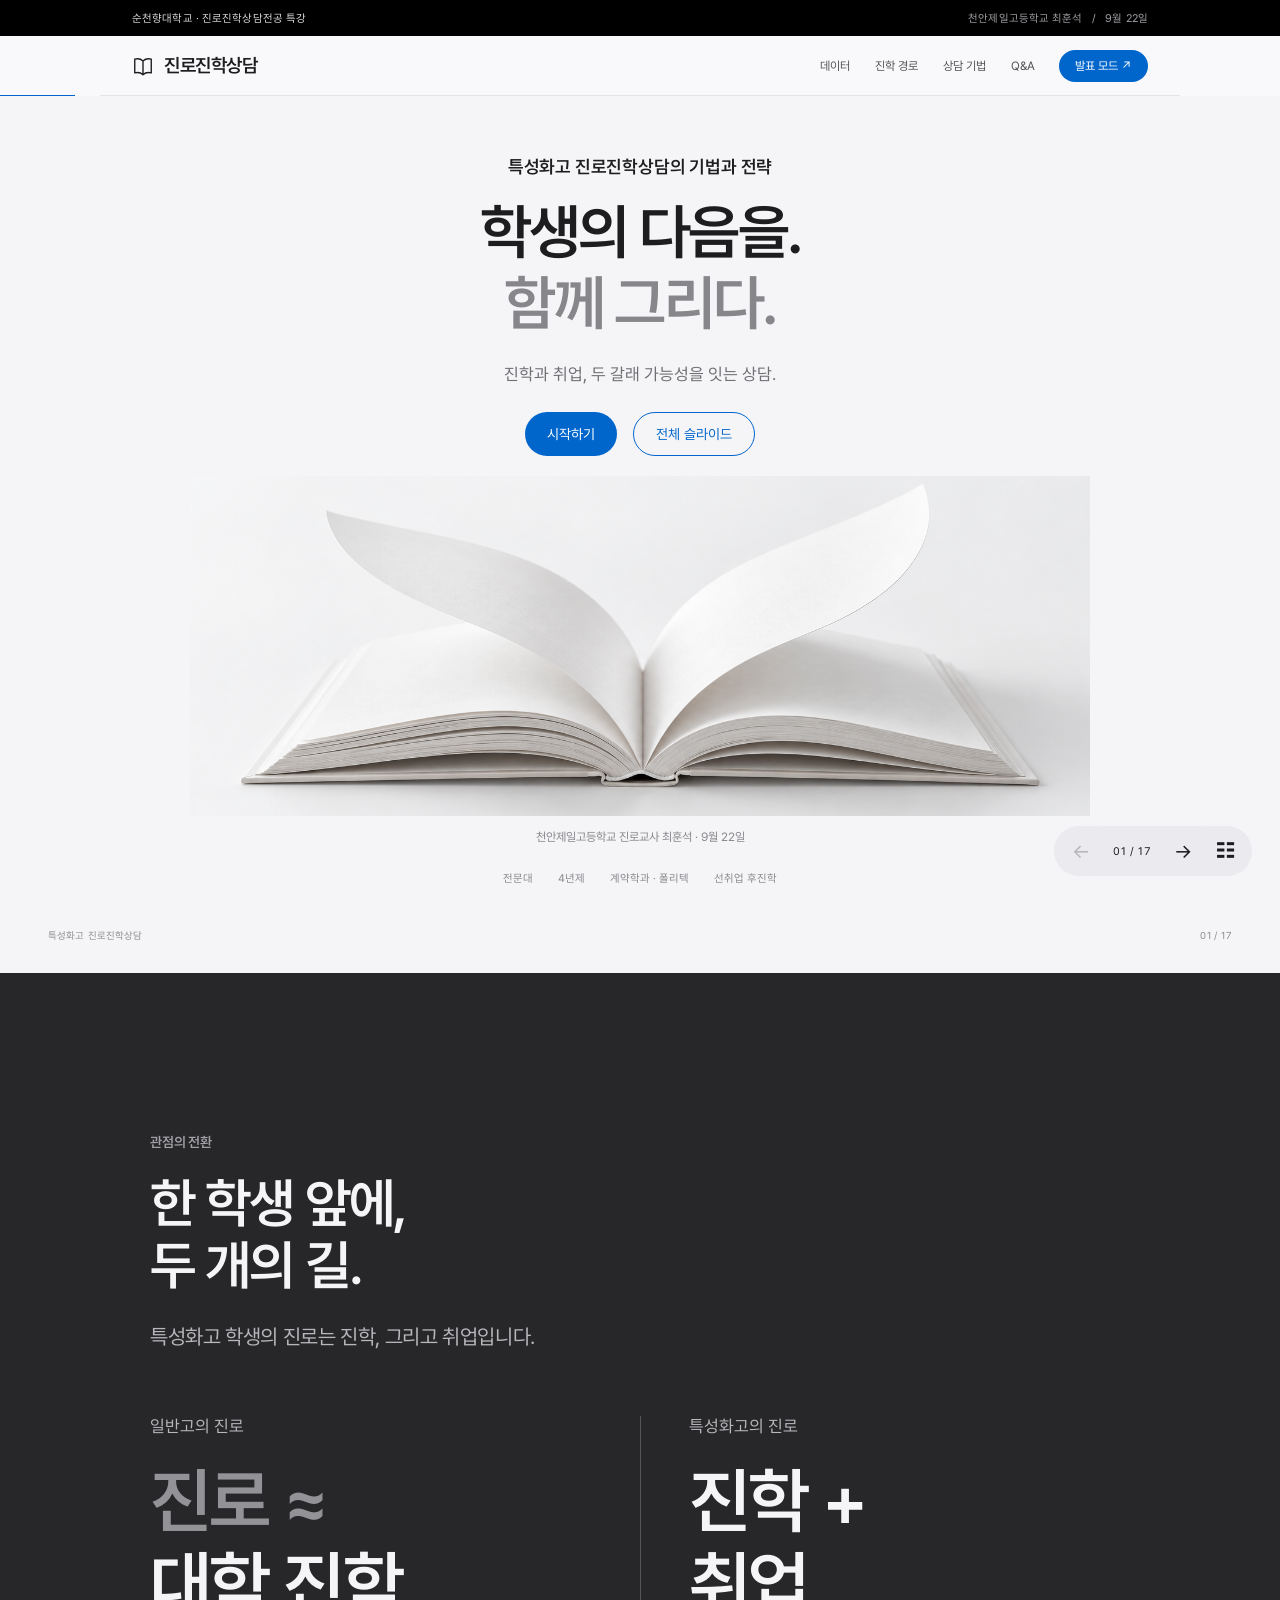
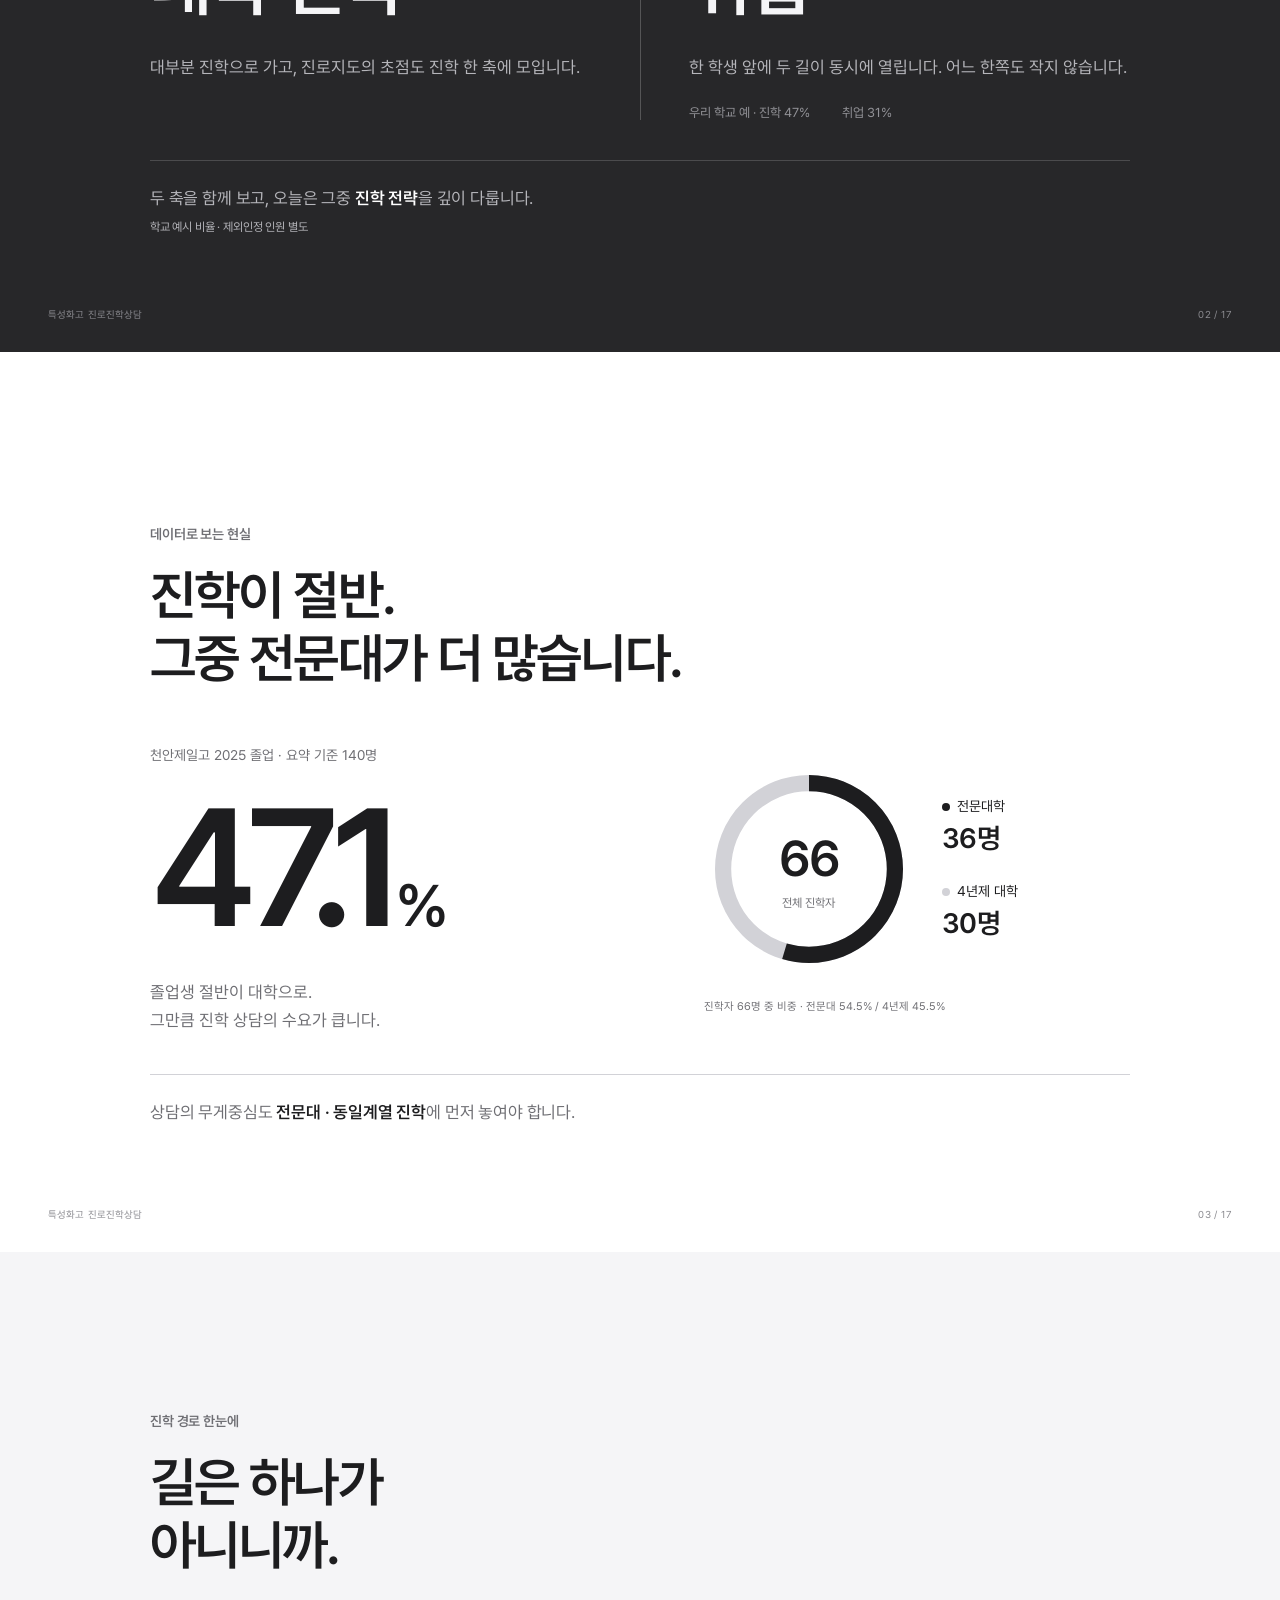
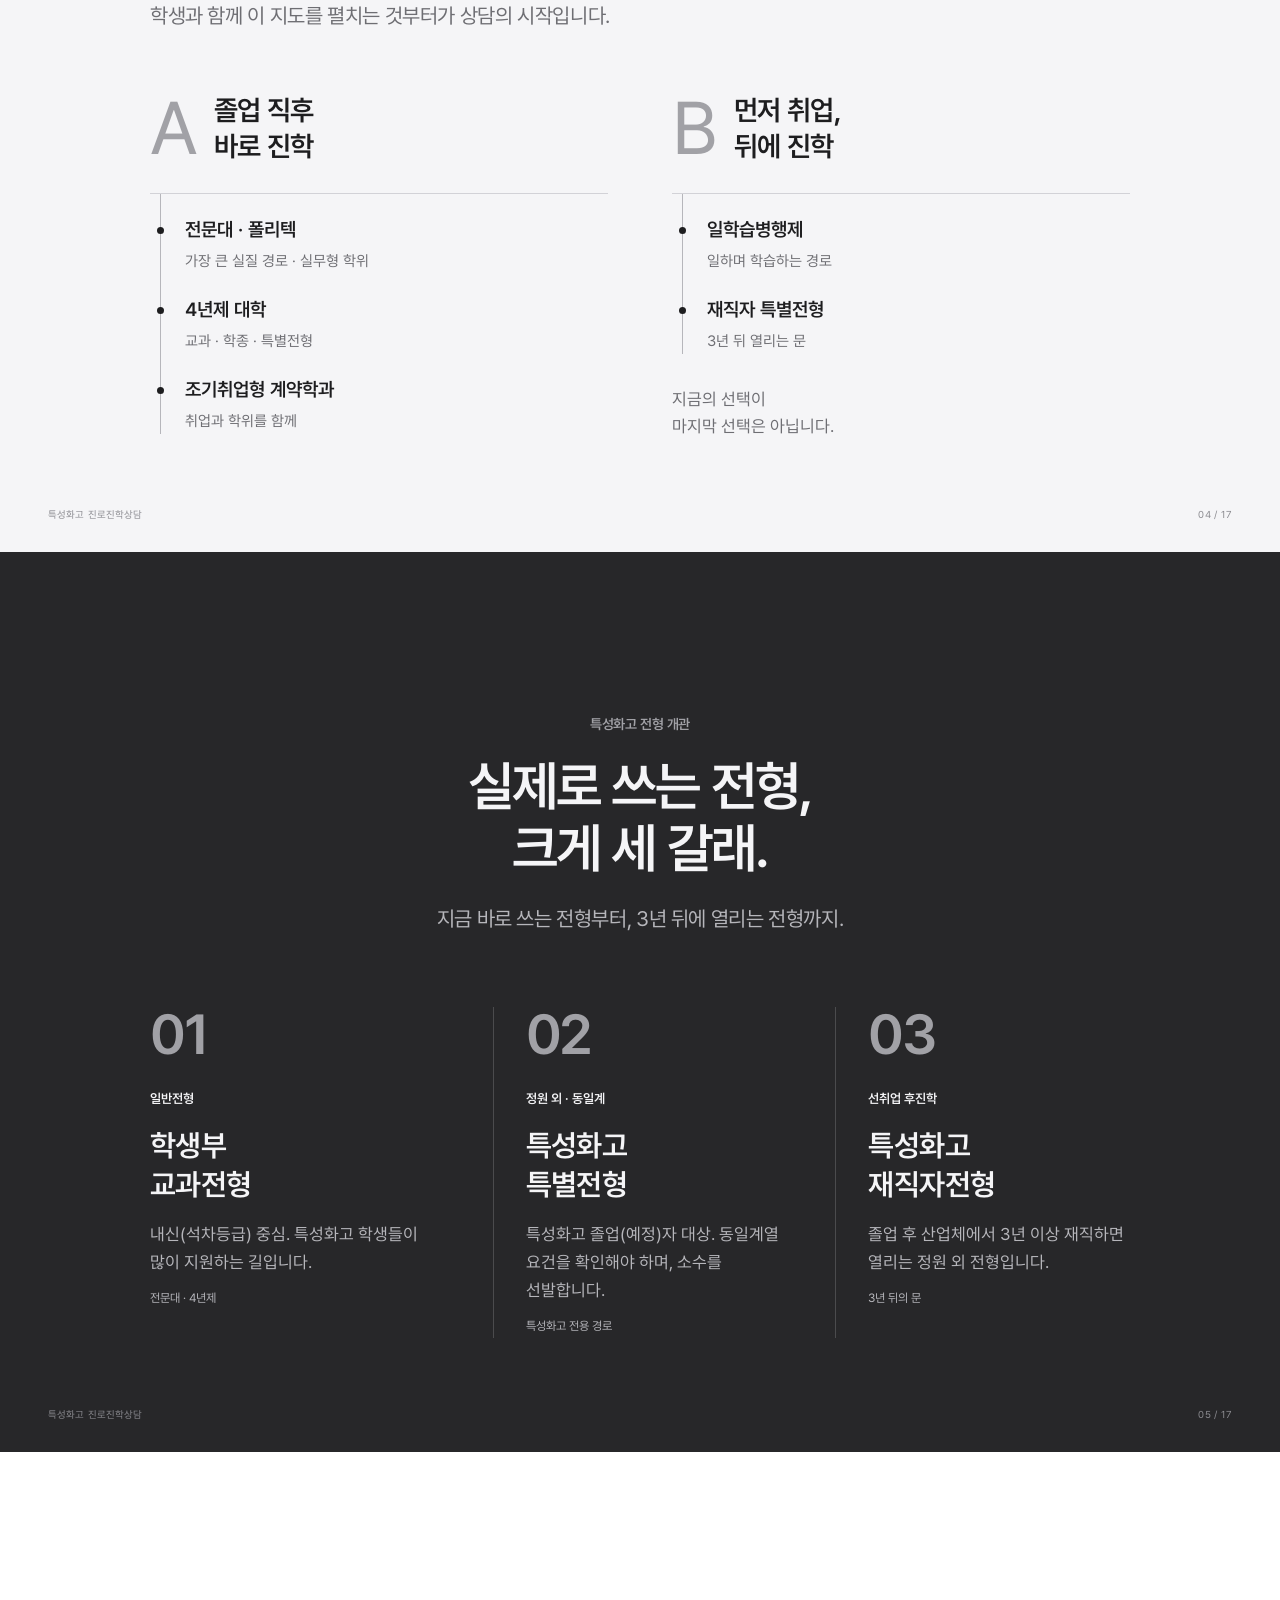
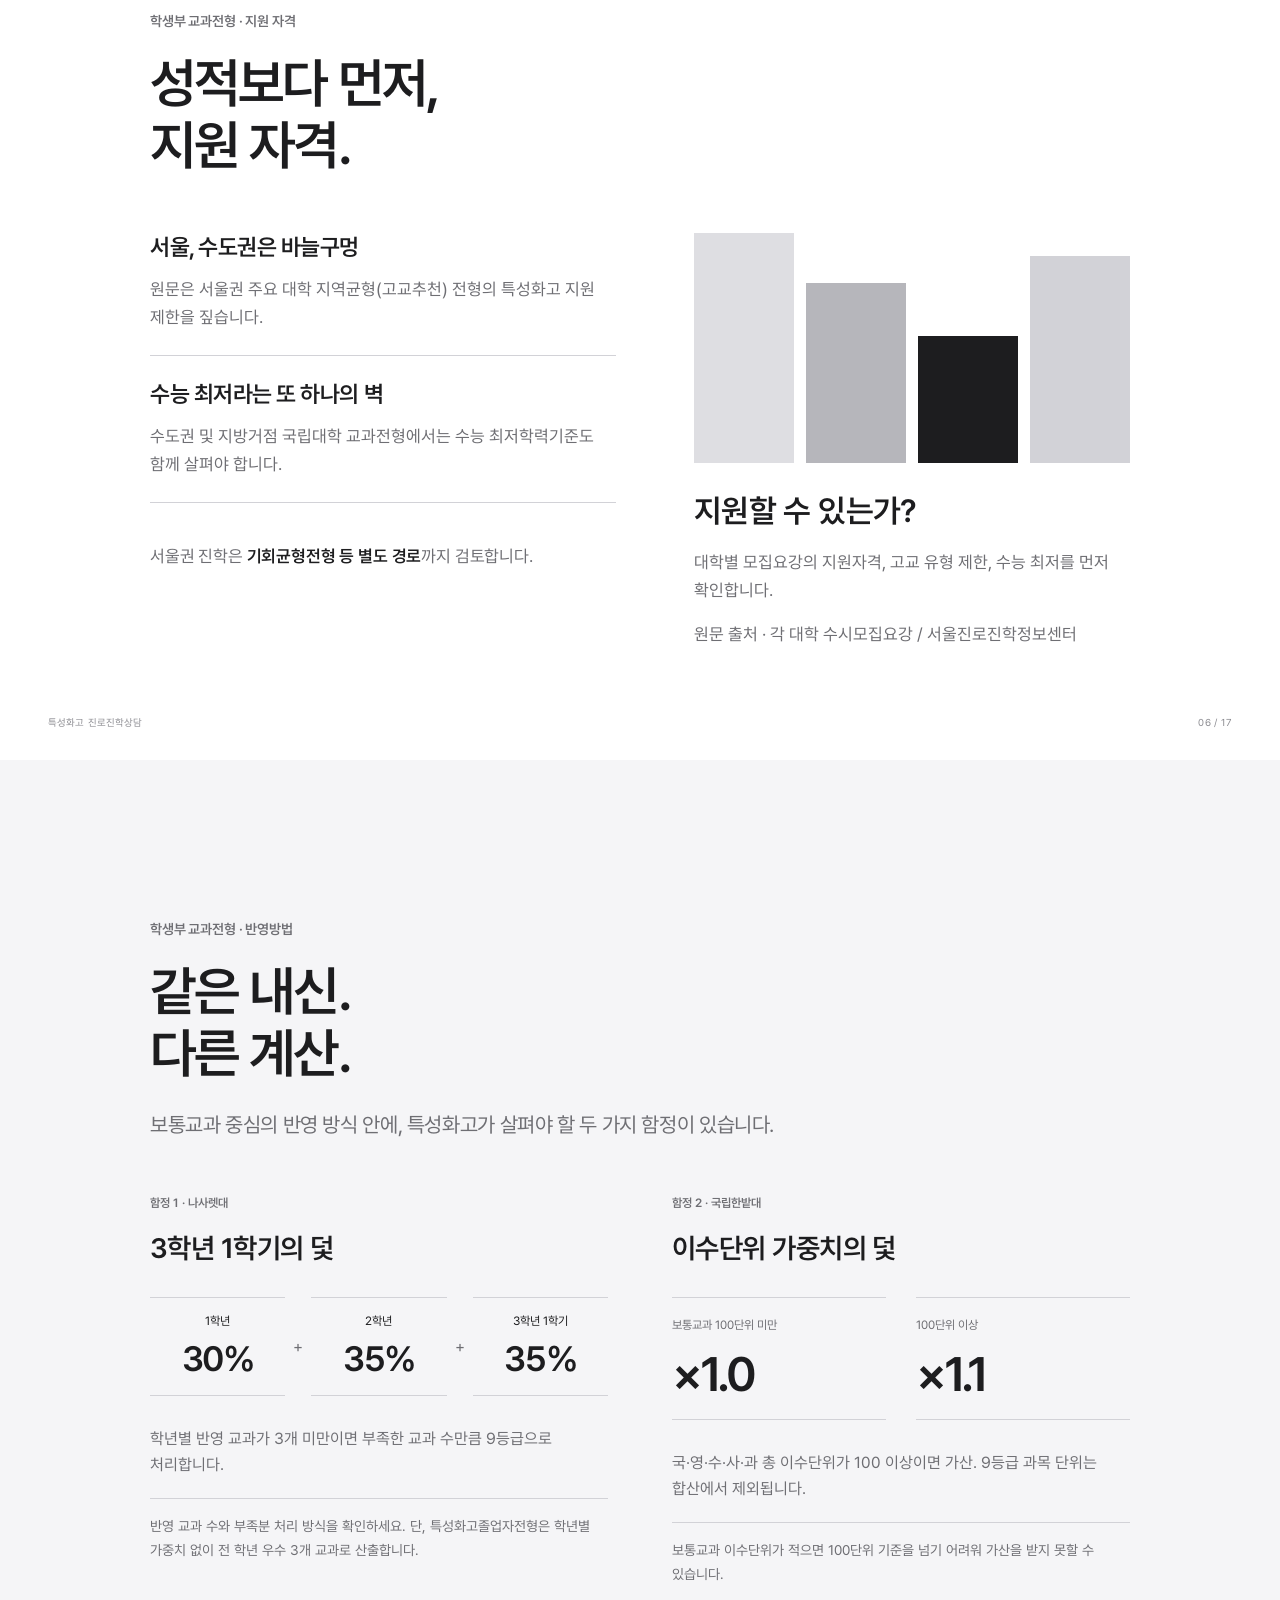
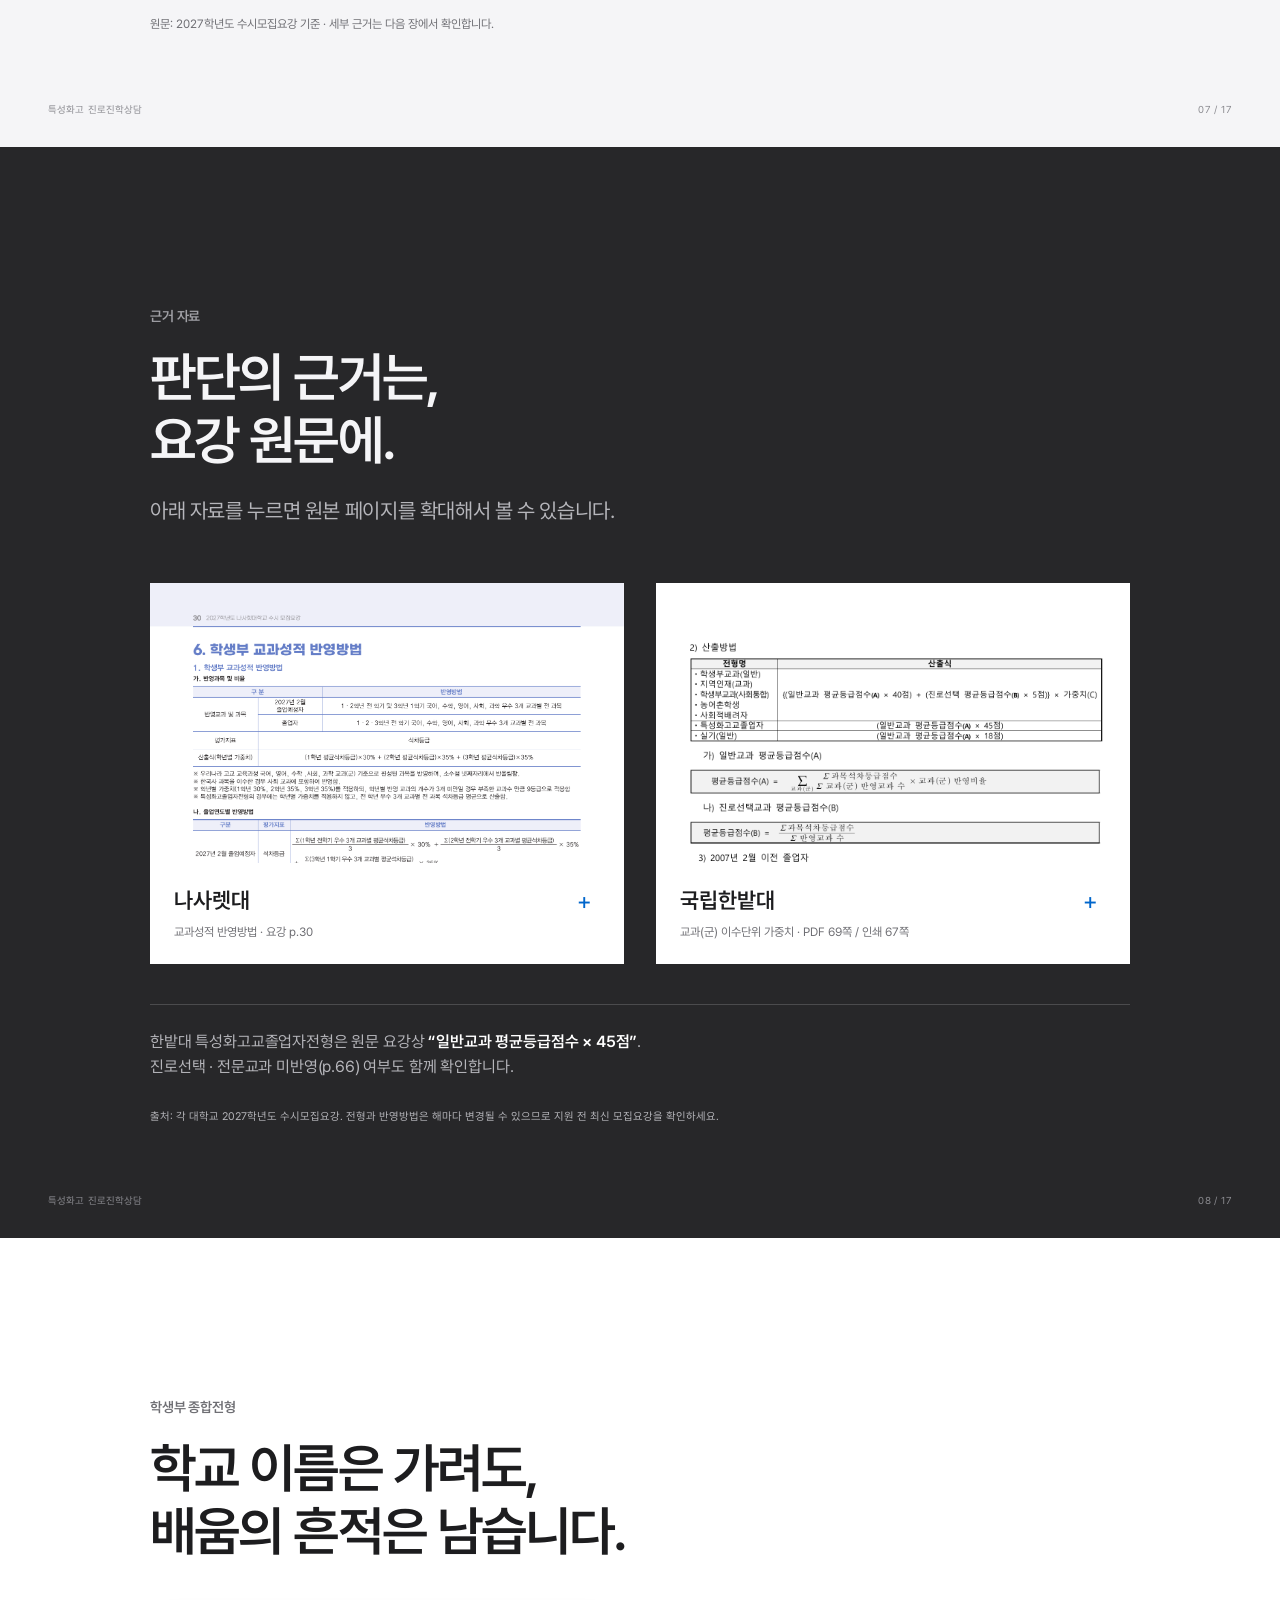
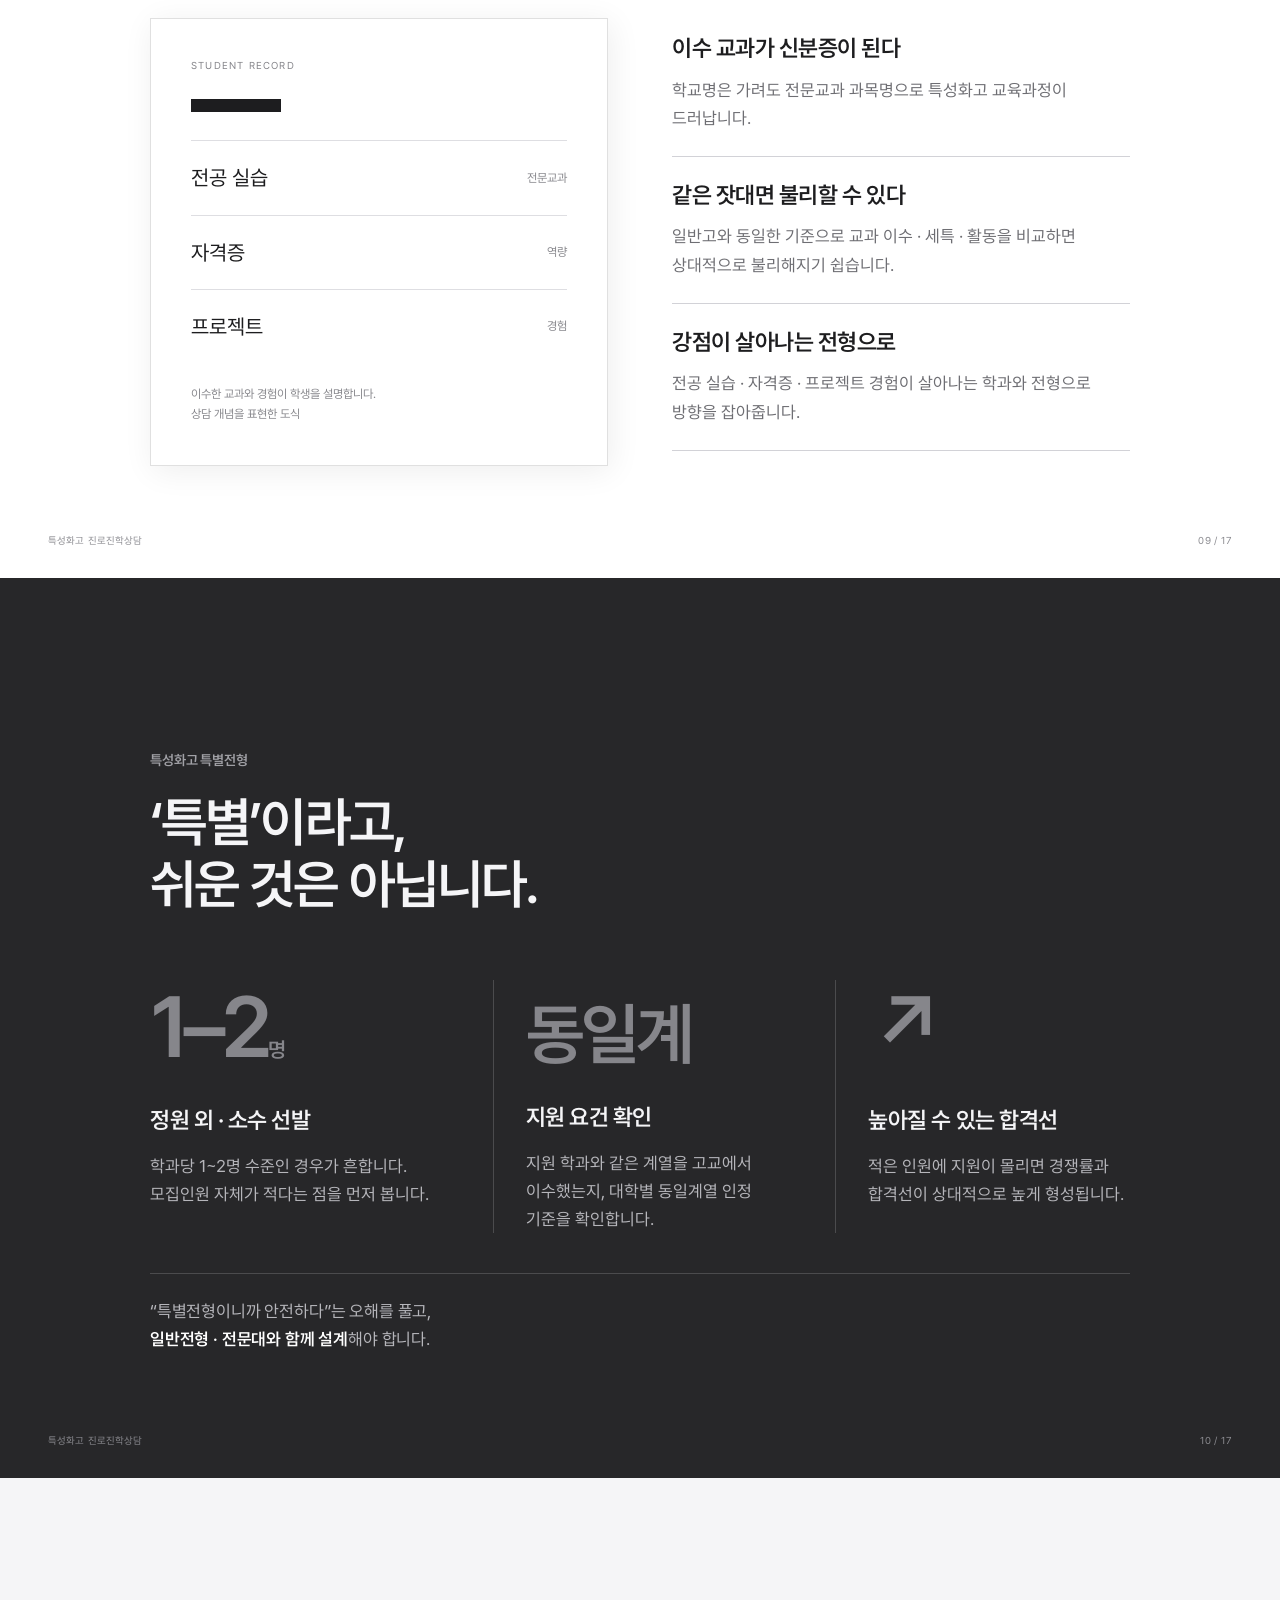
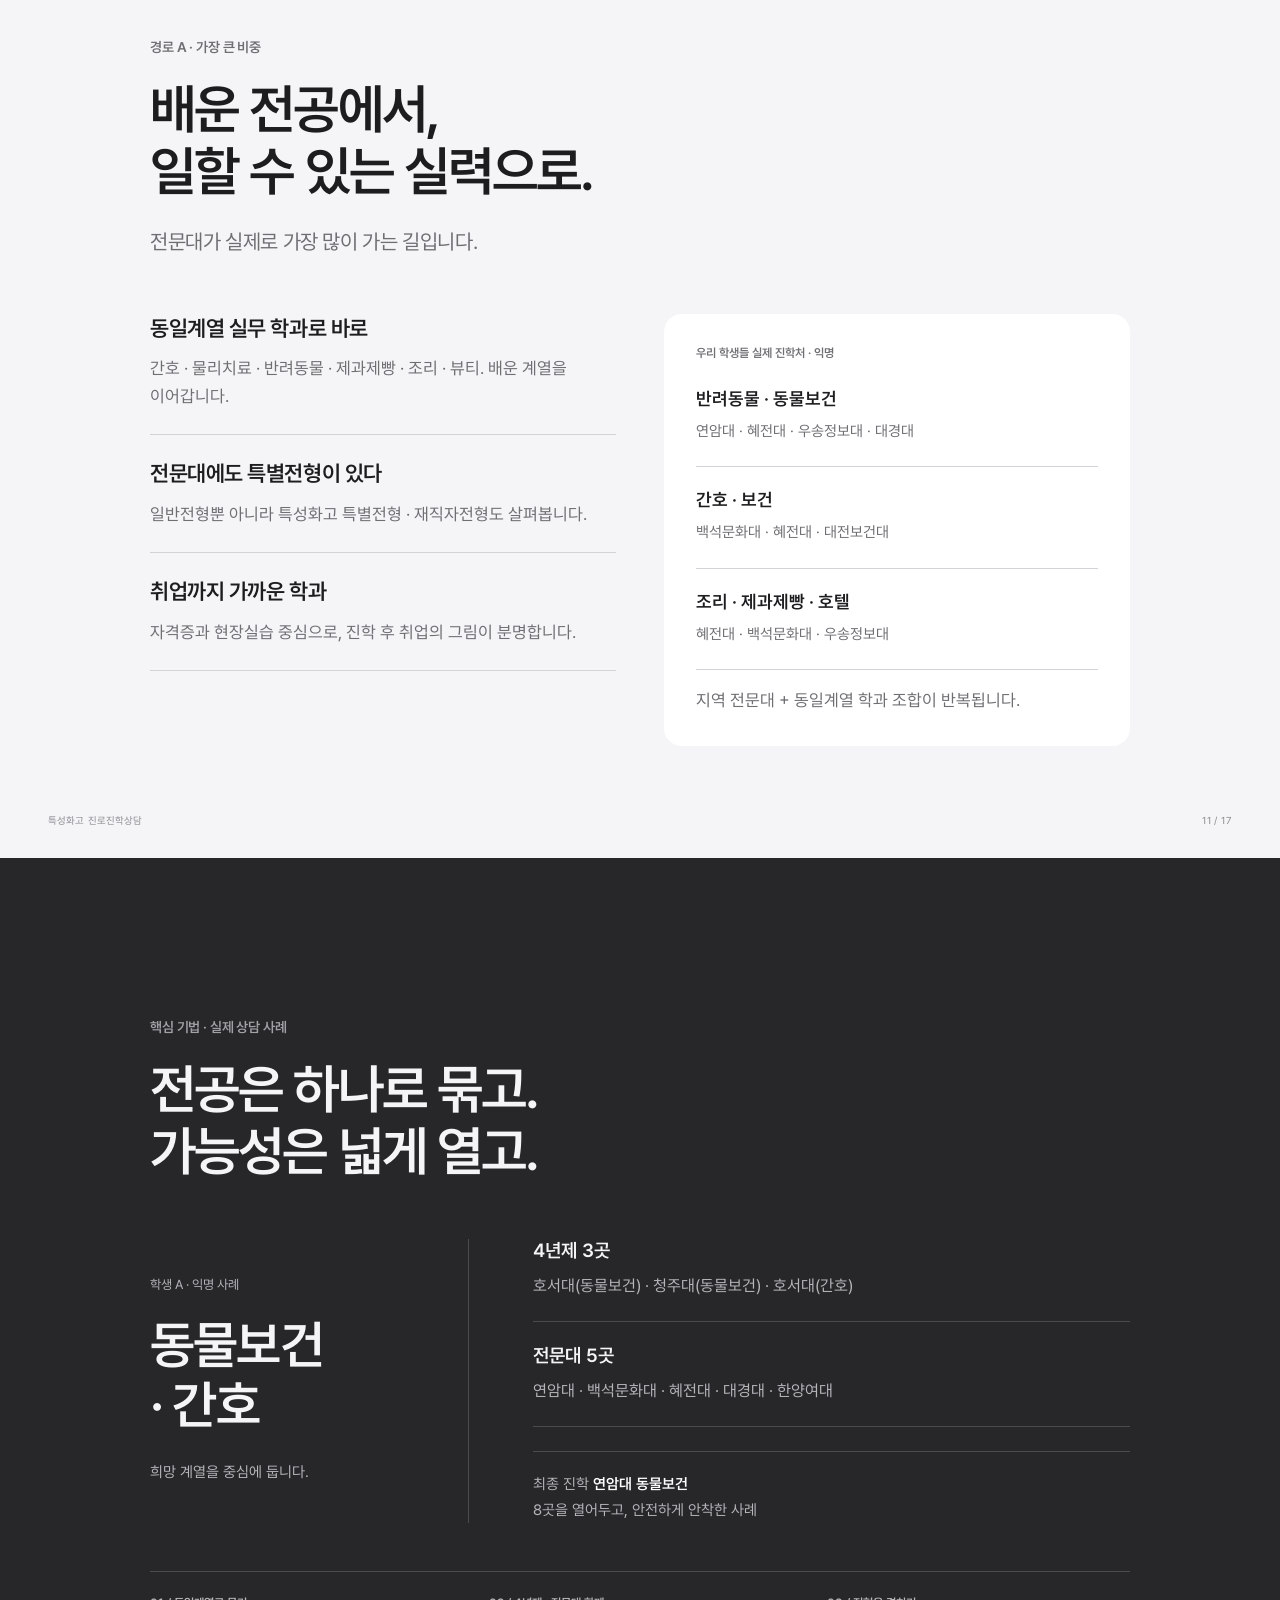
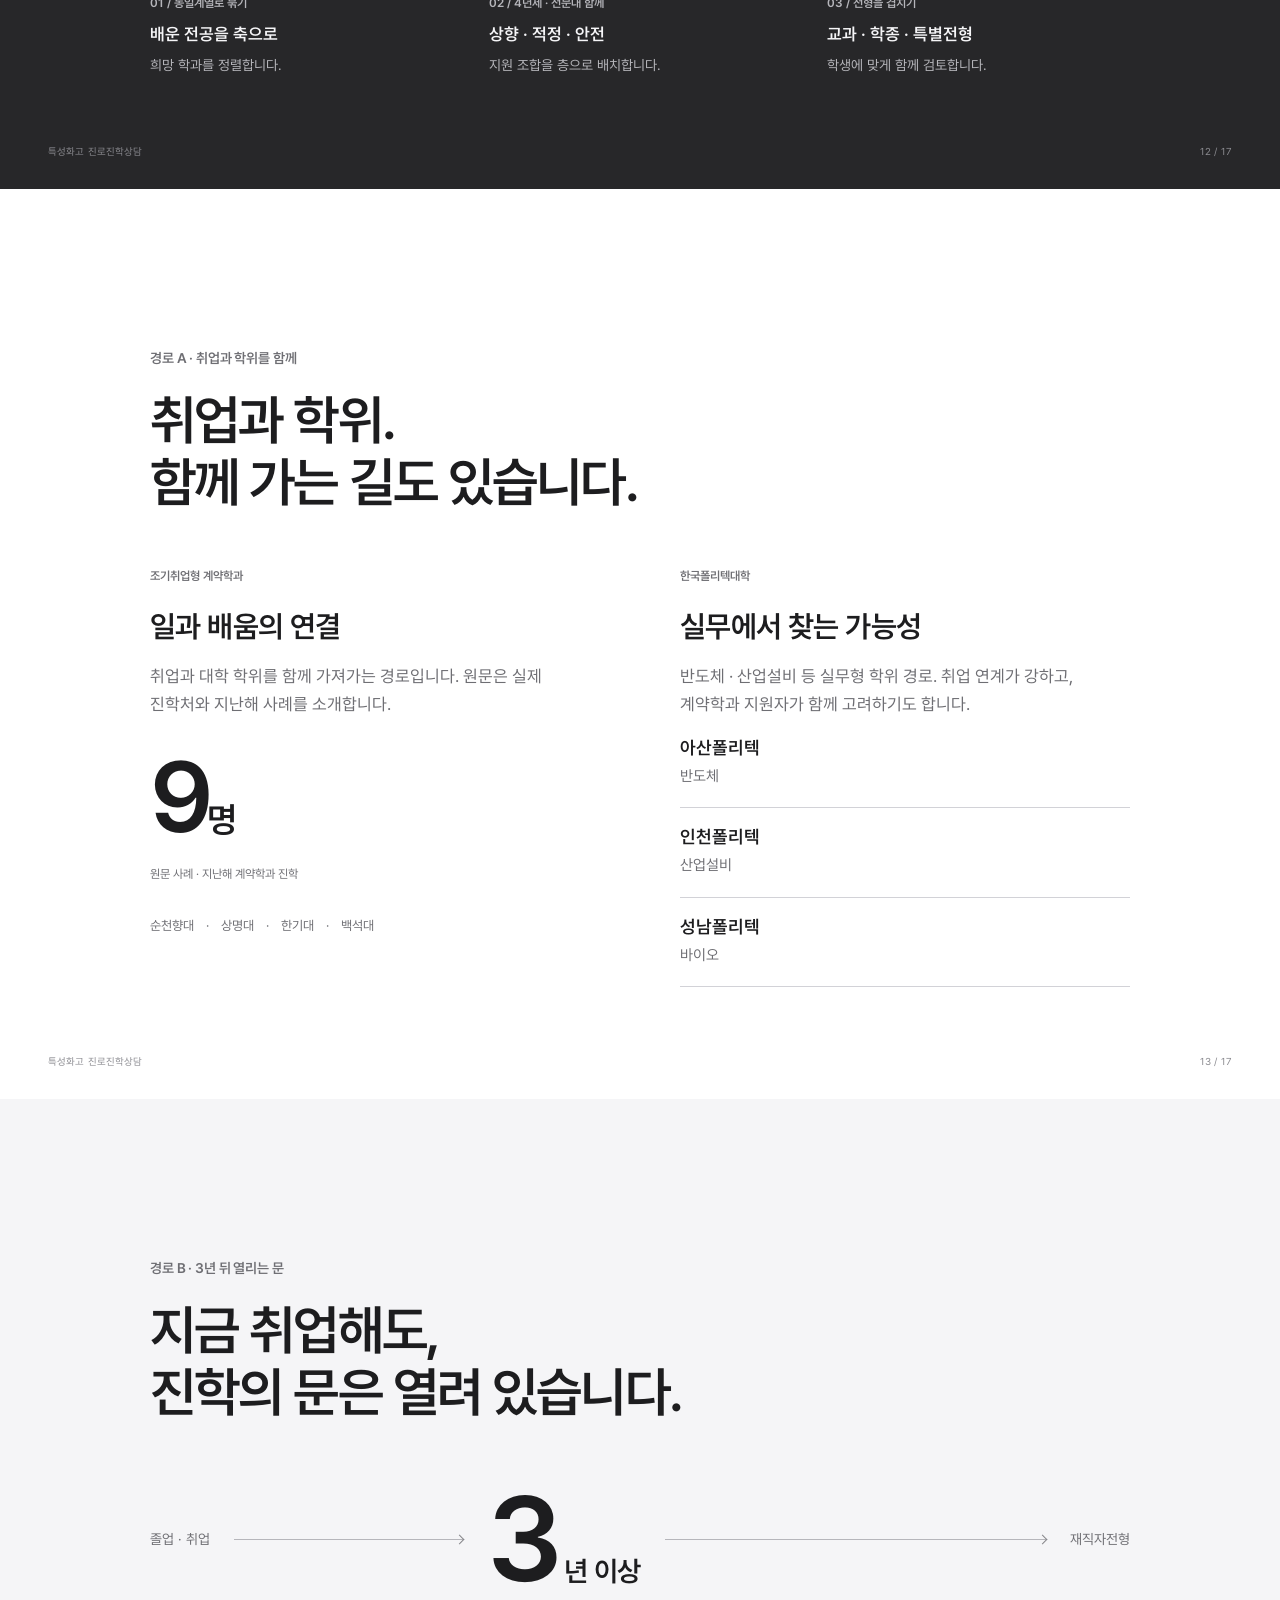
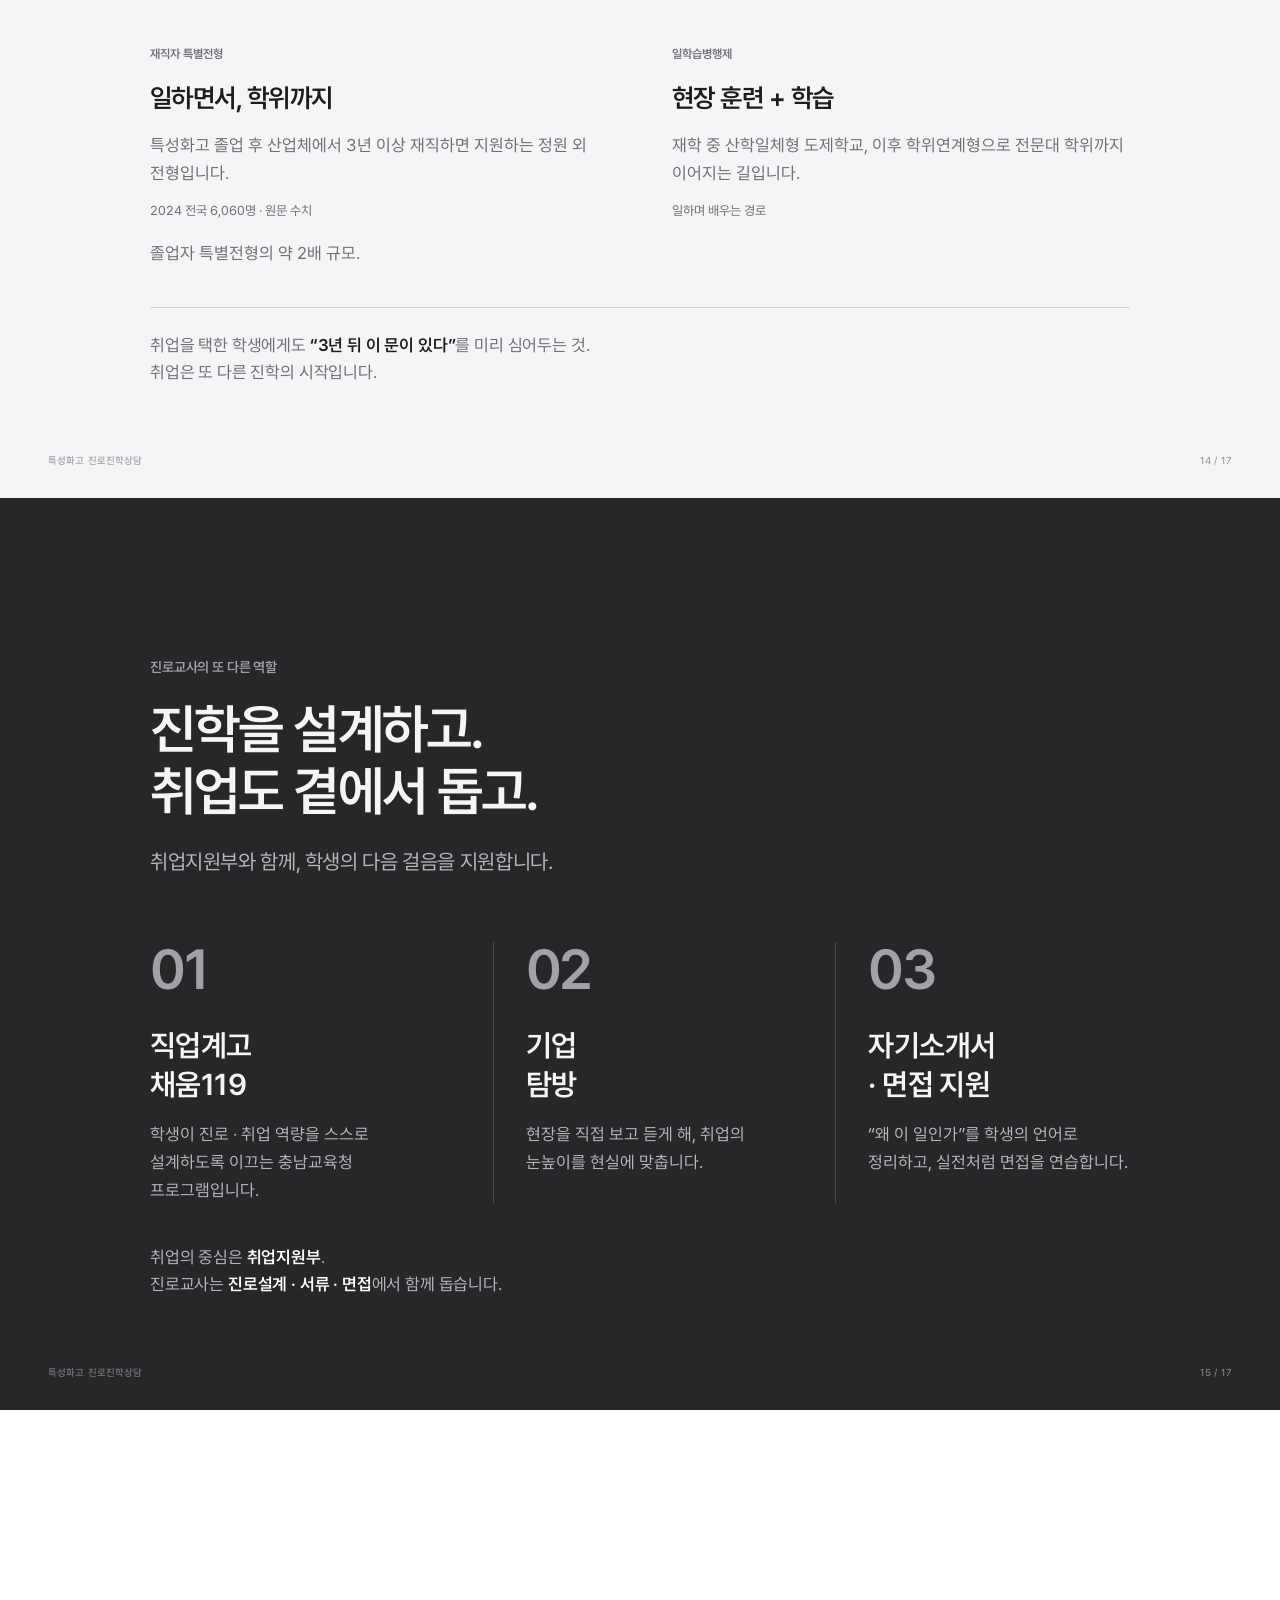
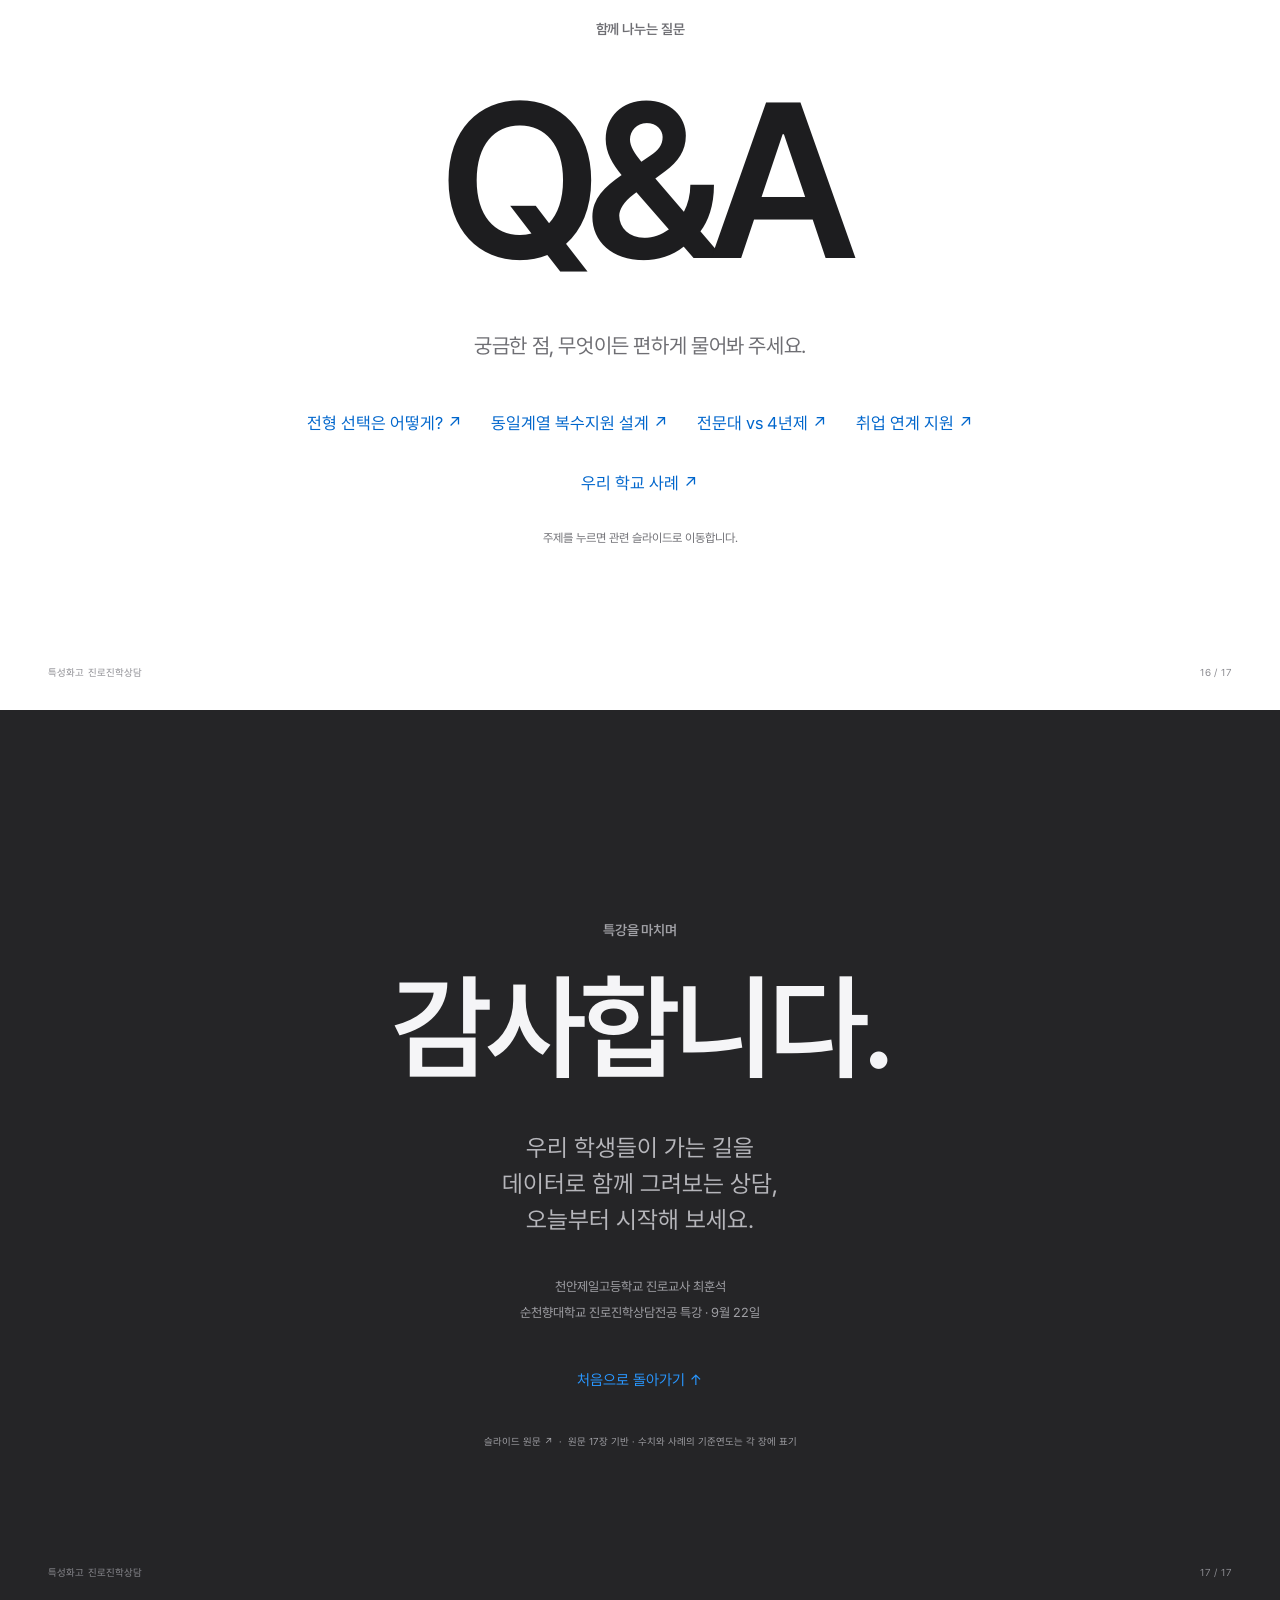
<file: index.html>
<!doctype html>
<html lang="ko">
<head>
<meta charset="utf-8"><meta name="viewport" content="width=device-width,initial-scale=1">
<title>가능성의 다음 페이지 | 특성화고 진로진학상담</title>
<meta name="description" content="특성화고 진로진학상담의 기법과 전략. 천안제일고등학교 진로교사 최훈석의 17장 인터랙티브 특강.">
<link rel="icon" href="data:image/svg+xml,%3Csvg xmlns='http://www.w3.org/2000/svg' viewBox='0 0 64 64'%3E%3Crect width='64' height='64' rx='17' fill='%230075ff'/%3E%3Cpath d='M18 45V21h12c12 0 18 12 18 24M30 21v24' stroke='white' fill='none' stroke-width='5'/%3E%3C/svg%3E">
<style>
@font-face{font-family:Lecture;src:url('assets/Pretendard-Regular.otf') format('opentype');font-weight:300 400;font-display:swap}
@font-face{font-family:Lecture;src:url('assets/Pretendard-SemiBold.otf') format('opentype');font-weight:500 900;font-display:swap}
:root{--ink:#1d1d1f;--muted:#6e6e73;--paper:#f5f5f7;--blue:#0066cc;--line:#d2d2d7;--ease:cubic-bezier(.16,1,.3,1);--ease-out-quad:cubic-bezier(.25,.46,.45,.94)}
*{box-sizing:border-box}html{scroll-behavior:smooth;scroll-padding-top:96px}body{margin:0;color:var(--ink);background:white;font-family:Lecture,-apple-system,BlinkMacSystemFont,sans-serif;font-synthesis:none;word-break:keep-all;-webkit-font-smoothing:antialiased}h1,h2,h3,p{margin:0}h1,h2,h3{font-weight:600}h1,h2{letter-spacing:-.035em;line-height:1.16}h2{font-size:clamp(36px,4.2vw,56px)}h3{font-size:24px;line-height:1.3;letter-spacing:-.02em}p{line-height:1.65}strong,b{font-weight:600}a{color:inherit;text-decoration:none}button{font:inherit;cursor:pointer;border:0}a,button{touch-action:manipulation;-webkit-tap-highlight-color:transparent}button:active,.pill:active{transform:scale(.95)}button:focus-visible,a:focus-visible{outline:2px solid #0071e3;outline-offset:5px}::selection{background:#cde7ff;color:#1d1d1f}small{font-size:12px}.dim{color:var(--muted)}.accent{color:inherit}.gradient-text{color:inherit;background:none}.skip{position:fixed;top:-80px;left:20px;background:white;padding:16px;z-index:110}.skip:focus{top:12px}
.global-nav{height:36px;background:#000;color:#dedee1;font-size:11px;letter-spacing:.01em}.global-inner{height:100%;max-width:1080px;padding:0 32px;margin:auto;display:flex;align-items:center;justify-content:space-between}.global-inner span:last-child{color:#a1a1a6}.topbar{height:96px;position:fixed;inset:0 0 auto;z-index:50;background:rgba(250,250,252,.86);backdrop-filter:saturate(180%) blur(20px)}.nav{height:60px;max-width:1080px;margin:auto;padding:0 32px;display:flex;gap:24px;align-items:center;border-bottom:1px solid #00000014}.brand{font-size:19px;font-weight:600;letter-spacing:-.025em;display:flex;align-items:center;gap:10px}.mark{width:22px;height:22px;display:block}.mark svg{display:block;width:100%;height:100%}.navlinks{margin-left:auto;display:flex;gap:25px;font-size:12px;color:#515154}.pill{display:inline-flex;align-items:center;justify-content:center;padding:11px 22px;min-height:44px;border-radius:9999px;background:var(--blue);color:white;font-size:14px;font-weight:400;transition:transform .2s}.nav>.pill{min-height:32px;padding:7px 16px;font-size:12px}.ghost{background:none;color:var(--blue);padding:10px 0;font-size:14px;min-height:44px}.secondary-pill{background:none;color:var(--blue);border:1px solid var(--blue)}.topline{height:1px;position:absolute;bottom:0;left:0;background:var(--blue);transition:width .2s}
.slide{min-height:100svh;padding:160px 48px 112px;position:relative;overflow:hidden;display:flex;align-items:center;background:var(--paper);scroll-margin-top:0}.wrap{position:relative;z-index:2;width:100%;max-width:980px;margin:auto}.white{background:#fff}.dark{background:#272729;color:#f5f5f7;--muted:#b6b6bb;--line:#ffffff2b}.dark .eyebrow{color:#a1a1a6}.bluewash{background:#f5f5f7}.center{text-align:center}.eyebrow{font-size:14px;font-weight:600;line-height:1.4;letter-spacing:-.01em;color:var(--muted);margin-bottom:20px}.eyebrow:before{display:none}.subtitle{font-size:21px;font-weight:400;color:var(--muted);max-width:780px;line-height:1.5;letter-spacing:-.018em;margin-top:24px}.center .subtitle{margin-left:auto;margin-right:auto}.slide-no{position:absolute;bottom:32px;left:48px;right:48px;display:flex;justify-content:space-between;color:#8b8b90;font-size:10px;letter-spacing:.04em}.slide-no span:first-child{letter-spacing:.01em}.grid{display:grid;gap:48px;margin-top:56px}.two{grid-template-columns:1fr 1fr}.three{grid-template-columns:repeat(3,minmax(0,1fr))}.card{padding:0;border:0;border-radius:0;background:none!important;box-shadow:none}.card p{margin-top:16px;color:var(--muted);font-size:17px;line-height:1.65}.tag{display:block;font-size:12px;font-weight:600;color:var(--muted);margin-bottom:20px}.card h3{font-size:26px;line-height:1.3}.three>.card+.card{border-left:1px solid var(--line);padding-left:32px}.callout{font-size:17px;line-height:1.6;margin-top:40px;padding:24px 0 0;color:var(--muted);border-top:1px solid var(--line);letter-spacing:-.01em}.callout strong{color:var(--ink)}.dark .callout strong{color:white}.chip{display:inline-block;margin:12px 12px 0 0;padding:0;color:var(--muted);font-size:13px;line-height:1.8;border:0;border-radius:0}.chip+.chip:before{content:'·';margin-right:12px}.serial{font-size:56px;font-weight:600;line-height:1;letter-spacing:-.04em;margin-bottom:28px;color:var(--ink)}.dark .serial{color:white}.list-line{padding:24px 0;border-bottom:1px solid var(--line)}.list-line:first-child{padding-top:0}.list-line h3{font-size:23px;margin-bottom:12px}.list-line p{font-size:17px;color:var(--muted)}.evidence-note{font-size:12px;line-height:1.65;color:var(--muted);margin-top:28px}.number{font-size:clamp(96px,13vw,168px);font-weight:600;letter-spacing:-.065em;line-height:1}.number span{font-size:.35em;letter-spacing:-.025em}.reveal{opacity:1;transform:none}.motion .reveal{opacity:0;transform:translateY(30px);transition:opacity .7s var(--ease-out-quad),transform .7s var(--ease-out-quad)}.motion .in-view .reveal{opacity:1;transform:none}.reveal:nth-child(2){transition-delay:.15s}.reveal:nth-child(3){transition-delay:.3s}
.hero{background:#f5f5f7;color:var(--ink);min-height:100svh;padding:154px 40px 88px}.hero .wrap{max-width:1200px;text-align:center}.hero .eyebrow{color:var(--ink);font-size:18px;margin-bottom:18px}.hero h1{font-size:clamp(36px,4.7vw,64px);line-height:1.18;font-weight:600;letter-spacing:-.045em}.hero h1 span{color:#86868b}.hero .hero-label{font-size:17px;color:#6e6e73;margin:22px auto 0;line-height:1.6}.hero .actions{display:flex;justify-content:center;gap:16px;margin-top:24px;align-items:center}.hero-image{display:block;width:min(900px,100%);height:340px;object-fit:contain;margin:20px auto 0;mix-blend-mode:multiply}.hero-credit{font-size:12px;color:#86868b;margin-top:12px;line-height:1.6}.hero-bottom{display:flex;justify-content:center;gap:25px;margin-top:24px;font-size:11px;color:#86868b}.halo,.scroll-cue{display:none}.hero:before,.hero:after,.thanks:before{display:none}
.duality{display:grid;grid-template-columns:1fr 1fr;gap:0;margin-top:64px}.duality>div{padding:0 48px 0 0}.duality>div+div{border-left:1px solid #ffffff36;padding:0 0 0 48px}.duality .context{font-size:17px;color:#b6b6bb;margin-bottom:24px}.duality .words{font-size:clamp(38px,5.6vw,74px);line-height:1.15;font-weight:600;letter-spacing:-.035em}.duality .words span{display:block;color:#929297}.duality p{font-size:17px;color:#b6b6bb;line-height:1.65;margin-top:28px}.dual-label{display:flex;gap:32px;font-size:13px;color:#929297;margin-top:24px}
.stats-grid{grid-template-columns:1.15fr 1fr;align-items:center;gap:64px}.stat-main>span{font-size:14px}.stat-main .number{margin:20px 0 28px}.stat-main p{font-size:17px;color:var(--muted)}.stat-chart{display:flex;align-items:center;gap:28px}.donut{width:210px;flex:0 0 210px;height:210px;position:relative}.donut svg{width:100%;height:100%;transform:rotate(-90deg)}.donut .track{stroke:#d2d2d7}.donut .arc{stroke:#1d1d1f;stroke-dasharray:308.4 565.5;transition:stroke-dasharray 2.3s var(--ease)}.motion .slide:not(.in-view) .arc{stroke-dasharray:0 565.5}.donut-label{position:absolute;inset:0;display:flex;flex-direction:column;align-items:center;justify-content:center}.donut-label strong{font-size:50px;letter-spacing:-.04em}.donut-label span{font-size:12px;color:var(--muted);margin-top:8px}.stat-legend{flex:1}.legend-row{margin:28px 0;font-size:14px;white-space:nowrap}.legend-row strong{display:block;font-size:28px;letter-spacing:-.02em;margin-top:7px}.legend-row i{display:inline-block;width:8px;height:8px;border-radius:50%;background:#1d1d1f;margin-right:7px}.legend-row.muted i{background:#d2d2d7}.stat-foot{font-size:11px;line-height:1.6;color:var(--muted);margin-top:24px}
.route-map{display:grid;grid-template-columns:1fr 1fr;margin-top:60px;gap:64px}.route-column{position:relative}.route-head{display:flex;align-items:center;gap:20px;border-bottom:1px solid var(--line);padding-bottom:28px}.route-letter{font-size:74px;letter-spacing:-.06em;line-height:1;color:#a1a1a6}.route-head h3{font-size:28px}.route-step{padding:24px 0 0 24px;margin-left:10px;position:relative;border-left:1px solid #b6b6bb}.route-step:before{content:'';width:7px;height:7px;position:absolute;left:-4px;top:33px;border-radius:50%;background:#1d1d1f}.route-step strong{font-size:19px;font-weight:600;display:block}.route-step p{font-size:15px;color:var(--muted);margin-top:8px}.route-caption{margin-top:32px;font-size:17px;line-height:1.6;color:var(--muted)}
#s05 .wrap>h2,#s05 .wrap>.eyebrow,#s05 .wrap>.subtitle{text-align:center}#s05 .subtitle{margin-left:auto;margin-right:auto}#s05 .grid{margin-top:72px}#s05 .serial{color:#a1a1a6}#s05 .card h3{font-size:30px}#s05 .card .tag{font-size:13px;color:#f5f5f7}#s05 .chip{font-size:12px}
.wall-visual{display:flex;gap:12px;align-items:flex-end;height:230px;margin:0 0 28px}.wall-visual span{flex:1;height:100%;background:#dedee2;border-radius:0}.wall-visual span:nth-child(2){height:78%;background:#b6b6bb}.wall-visual span:nth-child(3){height:55%;background:#1d1d1f}.wall-visual span:nth-child(4){height:90%;background:#d2d2d7}#s06 .grid>.card{padding:0 0 0 30px}#s06 .callout{font-size:17px;border:0;padding-top:0}#s06 .card h3{font-size:32px}
.formula{display:flex;align-items:center;gap:8px;margin:30px 0}.formula>div{flex:1;text-align:center;padding:16px 5px;border-top:1px solid var(--line);border-bottom:1px solid var(--line);font-size:12px}.formula b{display:block;font-size:35px;letter-spacing:-.035em;margin-top:10px}.formula>span{font-size:16px;color:var(--muted)}.warning{font-size:14px;line-height:1.7;padding:16px 0 0;margin-top:20px;border-top:1px solid var(--line);color:var(--muted)}.metric-pair{display:flex;gap:30px;margin:30px 0}.metric-pair>div{flex:1;padding:16px 0;border-top:1px solid var(--line);border-bottom:1px solid var(--line)}.metric-pair strong{font-size:48px;letter-spacing:-.06em;display:block;margin-top:12px}.metric-pair small{font-size:12px;color:var(--muted)}#s07 .grid{gap:64px}#s07 h3{font-size:28px}#s07 .card p{font-size:16px}
.document{padding:0;width:100%;text-align:left;overflow:hidden;background:white;border-radius:0;color:var(--ink);display:block}.doc-preview{display:block;width:100%;height:280px;object-fit:cover;object-position:top;border:0;background:white}.doc-caption{padding:24px;background:white;position:relative}.doc-caption strong{font-size:22px;display:block;margin-bottom:8px}.doc-caption small{font-size:12px;color:var(--muted)}.plus{float:right;display:grid;place-items:center;width:32px;height:32px;color:var(--blue);font-size:24px}.dark .doc-caption small{color:#6e6e73}#s08 .grid{gap:32px}#s08 .callout{font-size:16px}#s08 .evidence-note{font-size:11px}
.transcript{background:#fff;color:var(--ink);padding:40px;border:1px solid #e0e0e0;border-radius:0;transform:rotate(-2deg);box-shadow:3px 5px 30px #00000012}.transcript .label{font-size:10px;letter-spacing:.12em;color:#86868b}.redacted{width:90px;height:13px;background:#1d1d1f;margin:28px 0}.subject{font-size:21px;line-height:1.4;display:flex;justify-content:space-between;align-items:center;gap:12px;padding:22px 0;border-top:1px solid #dedee2}.subject em{font-size:12px;font-weight:400;font-style:normal;color:#86868b}.transcript p{color:#86868b!important}#s09 .grid{gap:64px!important}.big-quote{font-size:40px;line-height:1.4}.special-number{font-size:86px;letter-spacing:-.055em;font-weight:600;line-height:1.1;margin-bottom:32px;color:#86868b}.special-number span{font-size:21px!important}#s10 h3{font-size:23px}#s10 .grid{margin-top:64px}#s10 .card p{font-size:17px}
.school-row{padding:22px 0;border-bottom:1px solid var(--line)}.school-row:first-of-type{padding-top:0}.school-row strong{font-size:18px;display:block}.school-row p{font-size:15px!important;line-height:1.7;color:var(--muted);margin-top:10px}#s11 .grid>.card{padding:32px;background:white!important;border-radius:18px}#s11 .card>.tag{margin-bottom:28px;font-size:12px}#s11 .list-line h3{font-size:22px}
.case-map{display:grid;grid-template-columns:.8fr 1.5fr;gap:64px;margin-top:56px;padding:0;background:none}.case-title{padding:0;display:flex;flex-direction:column;justify-content:center;border-right:1px solid var(--line)}.case-title small{color:var(--muted);font-size:13px}.case-title strong{display:block;font-size:52px;letter-spacing:-.035em;line-height:1.15;margin-top:24px}.case-title p{color:var(--muted)!important;font-size:15px!important;margin-top:24px!important}.case-results{margin-top:24px;padding:20px 0 0;border-top:1px solid var(--line);font-size:15px;color:var(--muted);line-height:1.7}.case-results strong{color:white}.steps{display:flex;gap:36px;margin-top:48px;padding-top:24px;border-top:1px solid var(--line)}.steps>div{flex:1;font-size:17px}.steps b{font-size:12px;display:block;margin-bottom:14px;color:var(--muted)}.steps p{font-size:14px;color:var(--muted);margin-top:10px}#s12 .school-row p{font-size:16px!important}#s12 .school-row strong{font-size:19px}
#s13 .grid{gap:80px}#s13 .card>.number{font-size:100px!important;margin:28px 0 16px!important}#s13 .card h3{font-size:30px}#s13 .chip{color:#6e6e73}#s13 .school-row{padding:18px 0}#s13 .school-row p{margin-top:6px}#s13 .card .tag{color:var(--muted);margin-bottom:24px}
.timeline{display:flex;align-items:center;gap:24px;margin:56px 0 48px}.timeline i{flex:1;height:1px;background:#b6b6bb;position:relative}.timeline i:after{position:absolute;right:0;top:-3px;width:6px;height:6px;border-top:1px solid #86868b;border-right:1px solid #86868b;transform:rotate(45deg);content:''}.timeline>span{font-size:14px;color:var(--muted)}.timeline strong{font-size:120px;line-height:1;letter-spacing:-.055em}.timeline strong small{font-size:28px;letter-spacing:-.025em;margin-left:8px}.timeline i:first-of-type{flex:.6}#s14 .grid{margin-top:0;gap:64px}#s14 .card h3{font-size:26px}#s14 .callout{font-size:17px}
#s15 .grid{margin-top:64px}#s15 .serial{color:#a1a1a6}#s15 .callout{border:0;padding-top:0}#s15 .card h3{font-size:30px}.qa{font-size:clamp(110px,18vw,220px);font-weight:600;letter-spacing:-.08em;line-height:1;margin:30px 0 40px;background:none;color:var(--ink)}.questions{display:flex;justify-content:center;flex-wrap:wrap;gap:16px 28px;margin:40px auto 24px;max-width:720px}.questions a{font-size:17px;color:var(--blue);padding:8px 0;min-height:44px;display:inline-flex;align-items:center;border:0;border-radius:0}.thanks{background:#252527}.thanks h2{font-size:clamp(66px,9vw,120px);letter-spacing:-.05em;font-weight:600}.thanks p{color:#b6b6bb;font-size:24px;line-height:1.5;max-width:660px;margin:36px auto}.thanks .back-top{color:#2997ff!important;font-size:15px}.thanks .wrap>div:not(.eyebrow){color:#a1a1a6!important}
.dock{position:fixed;bottom:24px;right:28px;z-index:60;padding:5px 7px;display:flex;align-items:center;gap:2px;border-radius:9999px;background:rgba(232,232,237,.8);color:#1d1d1f;backdrop-filter:blur(20px);box-shadow:none;border:0}.dock button{width:40px;height:40px;display:grid;place-items:center;border-radius:50%;background:transparent;color:#1d1d1f;font-size:20px}.dock button:disabled{opacity:.25;cursor:default}.counter{min-width:58px;text-align:center;font-size:11px;font-variant-numeric:tabular-nums}.dock .toc-toggle{width:40px;font-size:19px}.toc{inset:0;margin:auto;width:min(680px,calc(100% - 32px));max-height:82svh;border:0;border-radius:18px;padding:0;background:#f5f5f7;color:var(--ink)}.toc::backdrop,.lightbox::backdrop{background:#0006;backdrop-filter:blur(12px)}.dialog-head{display:flex;justify-content:space-between;align-items:center;padding:24px 28px;border-bottom:1px solid #dedee2}.dialog-head h2{font-size:24px;letter-spacing:-.02em}.close{display:grid;place-items:center;width:44px;height:44px;background:#e8e8ed;border-radius:50%;font-size:25px;color:#515154}.toc-list{display:grid;grid-template-columns:1fr 1fr;gap:4px;padding:20px;max-height:65svh;overflow:auto}.toc-list button{display:flex;align-items:center;gap:16px;text-align:left;border-radius:8px;background:none;padding:16px;font-size:15px;min-height:48px}.toc-list button[aria-current=true]{background:white;color:var(--blue)}.toc-list span{font-size:11px;color:#86868b}.lightbox{padding:0;width:min(1100px,94vw);border:0;border-radius:18px;max-height:94svh;background:white}.lightbox .dialog-head{background:white;position:sticky;top:0;z-index:1}.lightbox h2{font-size:18px}.lightbox img{display:block;width:100%;height:auto}.image-scroller{max-height:77svh;overflow:auto}.toast{position:fixed;left:50%;bottom:88px;transform:translateX(-50%);padding:14px 24px;z-index:80;background:#1d1d1f;color:white;border-radius:8px;font-size:12px;opacity:0;transition:opacity .2s;pointer-events:none}.toast.show{opacity:1}
.presenting .slide{display:none;min-height:100svh;padding-top:128px;padding-bottom:100px}.presenting .slide.active{display:flex;animation:slideEnter .7s var(--ease-out-quad) both}.presenting .wrap{max-width:1080px}.presenting .hero .wrap{max-width:1200px}.presenting .hero-image{height:250px;margin-top:10px}.presenting .hero-bottom{display:none}.presenting .hero h1{font-size:56px}.presenting .grid,.presenting .route-map,.presenting .duality{margin-top:40px}.presenting .slide-no{bottom:28px}.presenting .hero-credit{margin-top:8px}@keyframes slideEnter{from{opacity:0;transform:translateY(30px)}to{opacity:1;transform:none}}
.hero-image{object-fit:cover;object-position:center 58%}
@media(min-width:1450px){.wrap{max-width:1080px}.hero h1{font-size:64px}.hero-image{height:380px}.slide{padding-top:176px;padding-bottom:136px}}
@media(max-width:1068px){.nav,.global-inner{padding-left:28px;padding-right:28px}.grid{gap:32px}.stats-grid{grid-template-columns:1fr 1fr;gap:40px}.donut{width:170px;height:170px;flex-basis:170px}.stat-chart{gap:18px}.legend-row{font-size:12px}.legend-row strong{font-size:24px}.three>.card+.card{padding-left:24px}.case-map{gap:40px}.route-map{gap:40px}.slide{padding-left:36px;padding-right:36px}.hero-image{height:320px}}
@media(max-width:833px){.navlinks{display:none}.nav>.pill{margin-left:auto}.brand{font-size:17px}.global-nav{height:32px}.topbar{height:88px}.nav{height:56px}.global-inner{font-size:10px}.slide{padding:136px 28px 112px;min-height:100svh}.hero{padding-top:136px}.hero h1{font-size:40px}.hero .eyebrow{font-size:16px}.hero-image{height:300px;margin-top:24px}.hero-label{font-size:15px!important}.stats-grid{grid-template-columns:1fr;gap:40px}.stat-chart{justify-content:center;gap:36px}.stat-legend{flex:0 0 auto}.donut{width:230px;height:230px;flex-basis:230px}.stat-main{text-align:center}.stat-main .number{font-size:136px}.stat-foot{text-align:center}.three{grid-template-columns:1fr}.three>.card+.card{border-left:0;padding-left:0;border-top:1px solid var(--line);padding-top:32px}.three .card{display:grid;grid-template-columns:84px 1fr;column-gap:24px}.three .card .serial,.three .card .special-number{grid-column:1;grid-row:1/5;font-size:44px!important;margin:0!important}.three .card>h3,.three .card>p,.three .card>.tag,.three .card>.chip{grid-column:2}.three .card .tag{margin-bottom:12px}.three .card h3{font-size:27px!important}.three .card h3 br{display:none}.two{grid-template-columns:1fr;gap:40px}.duality{gap:32px}.duality>div{padding:0}.duality>div+div{padding-left:28px}.duality .words{font-size:42px}.duality p{font-size:16px}.route-map{gap:36px}.route-head{gap:16px}.route-letter{font-size:60px}.route-head h3{font-size:25px}.route-step strong{font-size:17px}.route-step p{font-size:14px}#s06 .grid>.card{padding-left:0}#s06 .grid{grid-template-columns:1.2fr 1fr;gap:32px}.wall-visual{height:185px}.case-map{grid-template-columns:1fr;gap:28px}.case-title{border-right:0;padding:0 0 24px;border-bottom:1px solid var(--line)}.case-title strong{font-size:40px}.case-title strong br{display:none}.steps{gap:20px}.steps>div{font-size:16px}.steps b{font-size:11px}.timeline strong{font-size:100px}.doc-preview{height:280px}.transcript{max-width:520px;margin:0 auto;width:100%}.slide-no{left:28px;right:28px;bottom:32px}.slide-no>span:last-child{display:none}.presenting .hero h1{font-size:40px}.presenting .slide{padding-top:120px}.dock{bottom:16px;right:16px}.dock button{width:44px;height:44px}.dock .toc-toggle{width:44px}.questions a{font-size:16px}}
@media(max-width:640px){h2{font-size:34px;line-height:1.2}.subtitle{font-size:19px}.slide{padding:128px 24px 108px}.hero{padding:130px 20px 96px}.hero h1,.presenting .hero h1{font-size:34px;letter-spacing:-.035em}.hero .eyebrow{font-size:14px}.hero-image{height:240px;margin:24px auto 0;width:100%}.hero .hero-label{font-size:14px!important;max-width:300px}.hero .actions{gap:12px;margin-top:22px}.hero .pill{font-size:13px;padding:10px 18px}.hero .hero-credit{font-size:11px}.hero-bottom{flex-wrap:wrap;gap:10px 20px;font-size:10px}.global-inner{padding:0 20px}.global-inner span:last-child{display:none}.nav{padding:0 20px;gap:12px}.brand{font-size:16px}.nav>.pill{font-size:11px;padding:8px 12px}.mark{width:19px;height:19px}.eyebrow{font-size:12px;margin-bottom:18px}.grid{margin-top:40px}.card p,.list-line p{font-size:16px}.callout{font-size:16px;margin-top:32px;padding-top:24px}.duality{grid-template-columns:1fr;gap:36px;margin-top:44px}.duality>div+div{padding:32px 0 0;border-left:0;border-top:1px solid #ffffff36}.duality .words{font-size:48px}.duality .words span{display:inline}.duality .context{font-size:14px;margin-bottom:16px}.duality p{margin-top:18px}.dual-label{font-size:12px;gap:16px}.route-map{grid-template-columns:1fr;margin-top:44px;gap:44px}.route-step{padding-top:20px}.route-step:before{top:28px}.route-step strong{font-size:19px}.route-step p{font-size:15px}.route-head{gap:24px}.route-letter{font-size:64px}.route-head h3{font-size:27px}.stat-main .number{font-size:116px}.stat-main>span{font-size:12px}.donut{width:180px;height:180px;flex-basis:180px}.stat-chart{gap:24px}.stat-main p{font-size:16px}.stat-foot{font-size:10px}.stat-main{text-align:left}.stat-chart{justify-content:flex-start}#s06 .grid{grid-template-columns:1fr}.wall-visual{height:150px;max-width:320px;margin-left:auto;margin-right:auto}#s06 .card{text-align:center}.formula b{font-size:30px}.formula>div{font-size:10px}.metric-pair{gap:20px}.metric-pair strong{font-size:45px}.metric-pair small{font-size:11px}#s07 .grid{gap:40px}#s07 h3{font-size:26px}.doc-preview{height:240px}.doc-caption{padding:20px}.doc-caption strong{font-size:20px}.doc-caption small{font-size:11px}.steps{flex-direction:column;gap:24px}.steps>div{font-size:18px}.steps p{font-size:14px}.case-title strong{font-size:38px}.timeline{gap:14px;margin:40px 0}.timeline strong{font-size:72px;white-space:nowrap}.timeline strong small{font-size:17px;margin-left:4px}.timeline>span{font-size:12px;max-width:50px}.timeline i{min-width:10px}.transcript{padding:28px}.subject{font-size:21px}.subject em{font-size:11px}.qa{font-size:138px;margin:32px 0}.questions{flex-direction:column;gap:8px;align-items:center;margin-top:30px}.thanks h2{font-size:66px}.thanks p{font-size:21px}.slide-no span:first-child{font-size:9px;max-width:130px;line-height:1.5}.toc-list{grid-template-columns:1fr;padding:12px}.toc-list button{font-size:14px}.dialog-head{padding:18px 20px}.dialog-head h2{font-size:21px}.lightbox .dialog-head h2{font-size:14px}.toast{max-width:calc(100% - 32px);width:max-content;font-size:11px;text-align:center}.presenting .hero-image{height:200px}.presenting .slide{padding-bottom:108px}.presenting .hero h1{font-size:34px}}
@media(max-width:380px){.hero h1,.presenting .hero h1{font-size:29px}.brand{font-size:14px}.stat-chart{gap:16px}.donut{width:155px;height:155px;flex-basis:155px}.legend-row{font-size:11px}.legend-row strong{font-size:23px}.duality .words{font-size:43px}.hero-image{height:210px}}
@media(prefers-reduced-motion:reduce){html{scroll-behavior:auto}*,*:before,*:after{transition:none!important;animation:none!important}.motion .reveal{opacity:1;transform:none}.donut .arc{stroke-dasharray:308.4 565.5!important}}
@media print{.topbar,.dock,.toc,.toast,.actions,.back-top,.questions{display:none!important}.slide,.presenting .slide{display:flex!important;break-after:page;min-height:0;height:190mm;padding:10mm;background:white!important;color:#111!important;overflow:visible}.slide .wrap{zoom:1!important;max-width:none}.slide .reveal{opacity:1!important;transform:none!important}.slide h2{font-size:30px}.hero h1,.presenting .hero h1{font-size:40px}.hero-image{height:260px}.grid{margin-top:24px;gap:28px}.slide-no{bottom:0}.dark{--muted:#555;--line:#ddd}.dark strong,.dark h3,.dark .serial{color:#111}.duality p,.duality .context{color:#555}.three{grid-template-columns:repeat(3,1fr)}.two{grid-template-columns:1fr 1fr}.number{font-size:96px}.card p,.list-line p,.callout{font-size:14px}.subtitle{font-size:16px}.special-number{font-size:65px}.doc-preview{height:200px}.transcript{box-shadow:none;transform:none}.timeline{margin:28px 0}.timeline strong{font-size:80px}.case-results strong{color:#111}.thanks p{color:#555}.duality>div+div{border-color:#ddd}.three>.card+.card{border-color:#ddd}.dark .eyebrow{color:#555}@page{size:A4 landscape;margin:10mm}}

</style>
</head>
<body>
<a class="skip" href="#s02">본문으로 건너뛰기</a>
<header class="topbar"><div class="global-nav"><div class="global-inner"><span>순천향대학교 · 진로진학상담전공 특강</span><span>천안제일고등학교 최훈석 &nbsp; / &nbsp; 9월 22일</span></div></div><nav class="nav" aria-label="주요 메뉴"><a class="brand" href="#s01"><span class="mark" aria-hidden="true"><svg viewBox="0 0 24 24" fill="none"><path d="M3 4.5c3.5-1 6.5-.4 9 2 2.5-2.4 5.5-3 9-2v15c-3.5-1-6.5-.4-9 2-2.5-2.4-5.5-3-9-2zM12 6.5v15" stroke="currentColor" stroke-width="1.5" stroke-linejoin="round"/></svg></span>진로진학상담</a><div class="navlinks"><a href="#s03">데이터</a><a href="#s04">진학 경로</a><a href="#s12">상담 기법</a><a href="#s16">Q&amp;A</a></div><button class="pill" id="mode" aria-pressed="false">발표 모드 ↗</button></nav><div class="topline" id="progress"></div></header>
<main id="slides">
<section class="slide hero" id="s01" data-title="표지"><div class="wrap"><div class="eyebrow reveal">특성화고 진로진학상담의 기법과 전략</div><h1 class="reveal">학생의 다음을.<br><span>함께 그리다.</span></h1><p class="hero-label reveal">진학과 취업, 두 갈래 가능성을 잇는 상담.</p><div class="actions reveal"><a class="pill" href="#s02">시작하기</a><button class="pill secondary-pill" data-toc>전체 슬라이드</button></div><img class="hero-image reveal" src="assets/hero-book.png" alt="열린 책의 종이가 두 갈래 길로 이어지는 오브제" fetchpriority="high"><div class="hero-credit reveal">천안제일고등학교 진로교사 최훈석 · 9월 22일</div><div class="hero-bottom reveal"><span>전문대</span><span>4년제</span><span>계약학과 · 폴리텍</span><span>선취업 후진학</span></div></div></section>
<section class="slide dark" id="s02" data-title="왜 상담이 다른가"><div class="wrap"><div class="eyebrow reveal">관점의 전환</div><h2 class="reveal">한 학생 앞에,<br>두 개의 길.</h2><p class="subtitle reveal">특성화고 학생의 진로는 진학, 그리고 취업입니다.</p><div class="duality"><div class="reveal"><div class="context">일반고의 진로</div><div class="words"><span>진로 ≈</span>대학 진학</div><p>대부분 진학으로 가고, 진로지도의 초점도 진학 한 축에 모입니다.</p></div><div class="reveal"><div class="context">특성화고의 진로</div><div class="words">진학 +<br>취업</div><p>한 학생 앞에 두 길이 동시에 열립니다. 어느 한쪽도 작지 않습니다.</p><div class="dual-label"><span>우리 학교 예 · 진학 47%</span><span>취업 31%</span></div></div></div><div class="callout reveal">두 축을 함께 보고, 오늘은 그중 <strong>진학 전략</strong>을 깊이 다룹니다.<br><small>학교 예시 비율 · 제외인정 인원 별도</small></div></div></section>
<section class="slide white" id="s03" data-title="데이터로 보는 현실"><div class="wrap"><div class="eyebrow reveal">데이터로 보는 현실</div><h2 class="reveal">진학이 절반.<br>그중 전문대가 더 많습니다.</h2><div class="grid stats-grid"><div class="stat-main reveal"><span class="dim">천안제일고 2025 졸업 · 요약 기준 140명</span><div class="number"><b data-count="47.1">47.1</b><span>%</span></div><p>졸업생 절반이 대학으로.<br>그만큼 진학 상담의 수요가 큽니다.</p></div><div class="reveal"><div class="stat-chart"><div class="donut" role="img" aria-label="진학자 66명 중 전문대 36명, 4년제 30명"><svg viewBox="0 0 220 220" aria-hidden="true"><circle class="track" cx="110" cy="110" r="90" stroke-width="17" fill="none"/><circle class="arc" cx="110" cy="110" r="90" stroke-width="17" fill="none"/></svg><div class="donut-label"><strong>66</strong><span>전체 진학자</span></div></div><div class="stat-legend"><div class="legend-row"><i></i>전문대학<strong>36명</strong></div><div class="legend-row muted"><i></i>4년제 대학<strong>30명</strong></div></div></div><p class="stat-foot">진학자 66명 중 비중 · 전문대 54.5% / 4년제 45.5%</p></div></div><div class="callout reveal">상담의 무게중심도 <strong>전문대 · 동일계열 진학</strong>에 먼저 놓여야 합니다.</div></div></section>
<section class="slide" id="s04" data-title="진학 경로 지도"><div class="wrap"><div class="eyebrow reveal">진학 경로 한눈에</div><h2 class="reveal">길은 하나가<br>아니니까.</h2><p class="subtitle reveal">학생과 함께 이 지도를 펼치는 것부터가 상담의 시작입니다.</p><div class="route-map"><div class="route-column reveal"><div class="route-head"><span class="route-letter">A</span><h3>졸업 직후<br>바로 진학</h3></div><div class="route-step"><strong>전문대 · 폴리텍</strong><p>가장 큰 실질 경로 · 실무형 학위</p></div><div class="route-step"><strong>4년제 대학</strong><p>교과 · 학종 · 특별전형</p></div><div class="route-step"><strong>조기취업형 계약학과</strong><p>취업과 학위를 함께</p></div></div><div class="route-column reveal"><div class="route-head"><span class="route-letter">B</span><h3>먼저 취업,<br>뒤에 진학</h3></div><div class="route-step"><strong>일학습병행제</strong><p>일하며 학습하는 경로</p></div><div class="route-step"><strong>재직자 특별전형</strong><p>3년 뒤 열리는 문</p></div><p class="route-caption">지금의 선택이<br>마지막 선택은 아닙니다.</p></div></div></div></section>
<section class="slide dark" id="s05" data-title="전형 개관"><div class="wrap"><div class="eyebrow reveal">특성화고 전형 개관</div><h2 class="reveal">실제로 쓰는 전형,<br><span class="accent">크게 세 갈래.</span></h2><p class="subtitle reveal">지금 바로 쓰는 전형부터, 3년 뒤에 열리는 전형까지.</p><div class="grid three"><article class="card reveal"><div class="serial">01</div><span class="tag">일반전형</span><h3>학생부<br>교과전형</h3><p>내신(석차등급) 중심. 특성화고 학생들이 많이 지원하는 길입니다.</p><span class="chip">전문대 · 4년제</span></article><article class="card reveal"><div class="serial">02</div><span class="tag">정원 외 · 동일계</span><h3>특성화고<br>특별전형</h3><p>특성화고 졸업(예정)자 대상. 동일계열 요건을 확인해야 하며, 소수를 선발합니다.</p><span class="chip">특성화고 전용 경로</span></article><article class="card reveal"><div class="serial">03</div><span class="tag">선취업 후진학</span><h3>특성화고<br>재직자전형</h3><p>졸업 후 산업체에서 3년 이상 재직하면 열리는 정원 외 전형입니다.</p><span class="chip">3년 뒤의 문</span></article></div></div></section>
<section class="slide white" id="s06" data-title="지원 자격의 벽"><div class="wrap"><div class="eyebrow reveal">학생부 교과전형 · 지원 자격</div><h2 class="reveal">성적보다 먼저,<br><span class="accent">지원 자격.</span></h2><div class="grid two"><div class="reveal"><div class="list-line"><h3>서울, 수도권은 바늘구멍</h3><p>원문은 서울권 주요 대학 지역균형(고교추천) 전형의 특성화고 지원 제한을 짚습니다.</p></div><div class="list-line"><h3>수능 최저라는 또 하나의 벽</h3><p>수도권 및 지방거점 국립대학 교과전형에서는 수능 최저학력기준도 함께 살펴야 합니다.</p></div><div class="callout">서울권 진학은 <strong>기회균형전형 등 별도 경로</strong>까지 검토합니다.</div></div><article class="card reveal"><div class="wall-visual" aria-hidden="true"><span></span><span></span><span></span><span></span></div><h3>지원할 수 있는가?</h3><p>대학별 모집요강의 지원자격, 고교 유형 제한, 수능 최저를 먼저 확인합니다.</p><p class="evidence-note">원문 출처 · 각 대학 수시모집요강 / 서울진로진학정보센터</p></article></div></div></section>
<section class="slide " id="s07" data-title="교과 반영의 두 함정"><div class="wrap"><div class="eyebrow reveal">학생부 교과전형 · 반영방법</div><h2 class="reveal">같은 내신.<br><span class="accent">다른 계산.</span></h2><p class="subtitle reveal">보통교과 중심의 반영 방식 안에, 특성화고가 살펴야 할 두 가지 함정이 있습니다.</p><div class="grid two"><article class="card reveal"><span class="tag">함정 1 · 나사렛대</span><h3>3학년 1학기의 덫</h3><div class="formula"><div>1학년<b>30%</b></div><span>+</span><div>2학년<b>35%</b></div><span>+</span><div>3학년 1학기<b>35%</b></div></div><p>학년별 반영 교과가 3개 미만이면 부족한 교과 수만큼 9등급으로 처리합니다.</p><div class="warning">반영 교과 수와 부족분 처리 방식을 확인하세요. 단, 특성화고졸업자전형은 학년별 가중치 없이 전 학년 우수 3개 교과로 산출합니다.</div></article><article class="card reveal"><span class="tag">함정 2 · 국립한밭대</span><h3>이수단위 가중치의 덫</h3><div class="metric-pair"><div><small>보통교과 100단위 미만</small><strong>×1.0</strong></div><div><small>100단위 이상</small><strong>×1.1</strong></div></div><p>국·영·수·사·과 총 이수단위가 100 이상이면 가산. 9등급 과목 단위는 합산에서 제외됩니다.</p><div class="warning">보통교과 이수단위가 적으면 100단위 기준을 넘기 어려워 가산을 받지 못할 수 있습니다.</div></article></div><p class="evidence-note reveal">원문: 2027학년도 수시모집요강 기준 · 세부 근거는 다음 장에서 확인합니다.</p></div></section>
<section class="slide dark" id="s08" data-title="모집요강 근거 자료"><div class="wrap"><div class="eyebrow reveal">근거 자료</div><h2 class="reveal">판단의 근거는,<br><span class="accent">요강 원문에.</span></h2><p class="subtitle reveal">아래 자료를 누르면 원본 페이지를 확대해서 볼 수 있습니다.</p><div class="grid two"><button class="document reveal" data-image="assets/nazareth.png" data-caption="나사렛대 · 학생부 교과성적 반영방법"><img class="doc-preview" src="assets/nazareth.png" alt="나사렛대 2027 수시모집요강 학생부 교과성적 반영방법" loading="lazy"><div class="doc-caption"><span class="plus">＋</span><strong>나사렛대</strong><small>교과성적 반영방법 · 요강 p.30</small></div></button><button class="document reveal" data-image="assets/hanbat.png" data-caption="국립한밭대 · 교과 이수단위 가중치"><img class="doc-preview" src="assets/hanbat.png" alt="국립한밭대 2027 수시모집요강 교과 이수단위 가중치" loading="lazy"><div class="doc-caption"><span class="plus">＋</span><strong>국립한밭대</strong><small>교과(군) 이수단위 가중치 · PDF 69쪽 / 인쇄 67쪽</small></div></button></div><div class="callout reveal">한밭대 특성화고교졸업자전형은 원문 요강상 <strong>“일반교과 평균등급점수 × 45점”</strong>.<br>진로선택 · 전문교과 미반영(p.66) 여부도 함께 확인합니다.</div><p class="evidence-note">출처: 각 대학교 2027학년도 수시모집요강. 전형과 반영방법은 해마다 변경될 수 있으므로 지원 전 최신 모집요강을 확인하세요.</p></div></section>
<section class="slide white" id="s09" data-title="학생부 종합전형"><div class="wrap"><div class="eyebrow reveal">학생부 종합전형</div><h2 class="reveal">학교 이름은 가려도,<br><span class="accent">배움의 흔적은 남습니다.</span></h2><div class="grid two" style="align-items:center;gap:60px"><div class="transcript reveal"><div class="label">STUDENT RECORD</div><div class="redacted" aria-label="학교명 가림"></div><div class="subject">전공 실습 <em>전문교과</em></div><div class="subject">자격증 <em>역량</em></div><div class="subject">프로젝트 <em>경험</em></div><p style="font-size:12px;color:#6c788b;margin-top:22px">이수한 교과와 경험이 학생을 설명합니다.<br>상담 개념을 표현한 도식</p></div><div class="reveal"><div class="list-line"><h3>이수 교과가 신분증이 된다</h3><p>학교명은 가려도 전문교과 과목명으로 특성화고 교육과정이 드러납니다.</p></div><div class="list-line"><h3>같은 잣대면 불리할 수 있다</h3><p>일반고와 동일한 기준으로 교과 이수 · 세특 · 활동을 비교하면 상대적으로 불리해지기 쉽습니다.</p></div><div class="list-line"><h3 class="accent">강점이 살아나는 전형으로</h3><p>전공 실습 · 자격증 · 프로젝트 경험이 살아나는 학과와 전형으로 방향을 잡아줍니다.</p></div></div></div></div></section>
<section class="slide dark" id="s10" data-title="특성화고 특별전형"><div class="wrap"><div class="eyebrow reveal">특성화고 특별전형</div><h2 class="reveal">‘특별’이라고,<br><span class="accent">쉬운 것은 아닙니다.</span></h2><div class="grid three"><article class="card reveal"><div class="special-number">1–2<span style="font-size:22px">명</span></div><h3>정원 외 · 소수 선발</h3><p>학과당 1~2명 수준인 경우가 흔합니다. 모집인원 자체가 적다는 점을 먼저 봅니다.</p></article><article class="card reveal"><div class="special-number" style="font-size:68px;margin-top:17px">동일계</div><h3>지원 요건 확인</h3><p>지원 학과와 같은 계열을 고교에서 이수했는지, 대학별 동일계열 인정 기준을 확인합니다.</p></article><article class="card reveal"><div class="special-number">↗</div><h3>높아질 수 있는 합격선</h3><p>적은 인원에 지원이 몰리면 경쟁률과 합격선이 상대적으로 높게 형성됩니다.</p></article></div><div class="callout reveal">“특별전형이니까 안전하다”는 오해를 풀고,<br><strong>일반전형 · 전문대와 함께 설계</strong>해야 합니다.</div></div></section>
<section class="slide " id="s11" data-title="전문대 진학"><div class="wrap"><div class="eyebrow reveal">경로 A · 가장 큰 비중</div><h2 class="reveal">배운 전공에서,<br><span class="accent">일할 수 있는 실력으로.</span></h2><p class="subtitle reveal">전문대가 실제로 가장 많이 가는 길입니다.</p><div class="grid two"><div class="reveal"><div class="list-line"><h3>동일계열 실무 학과로 바로</h3><p>간호 · 물리치료 · 반려동물 · 제과제빵 · 조리 · 뷰티. 배운 계열을 이어갑니다.</p></div><div class="list-line"><h3>전문대에도 특별전형이 있다</h3><p>일반전형뿐 아니라 특성화고 특별전형 · 재직자전형도 살펴봅니다.</p></div><div class="list-line"><h3>취업까지 가까운 학과</h3><p>자격증과 현장실습 중심으로, 진학 후 취업의 그림이 분명합니다.</p></div></div><article class="card reveal"><span class="tag">우리 학생들 실제 진학처 · 익명</span><div class="school-row"><strong>반려동물 · 동물보건</strong><p>연암대 · 혜전대 · 우송정보대 · 대경대</p></div><div class="school-row"><strong>간호 · 보건</strong><p>백석문화대 · 혜전대 · 대전보건대</p></div><div class="school-row"><strong>조리 · 제과제빵 · 호텔</strong><p>혜전대 · 백석문화대 · 우송정보대</p></div><p>지역 전문대 + 동일계열 학과 조합이 반복됩니다.</p></article></div></div></section>
<section class="slide dark" id="s12" data-title="동일계열 복수지원 기법"><div class="wrap"><div class="eyebrow reveal">핵심 기법 · 실제 상담 사례</div><h2 class="reveal">전공은 하나로 묶고.<br><span class="accent">가능성은 넓게 열고.</span></h2><div class="case-map reveal"><div class="case-title"><small>학생 A · 익명 사례</small><strong>동물보건<br>· 간호</strong><p style="font-size:13px;margin-top:17px;color:#48709a">희망 계열을 중심에 둡니다.</p></div><div><div class="school-row"><strong>4년제 3곳</strong><p>호서대(동물보건) · 청주대(동물보건) · 호서대(간호)</p></div><div class="school-row"><strong>전문대 5곳</strong><p>연암대 · 백석문화대 · 혜전대 · 대경대 · 한양여대</p></div><div class="case-results">최종 진학 <strong>연암대 동물보건</strong><br>8곳을 열어두고, 안전하게 안착한 사례</div></div></div><div class="steps reveal"><div><b>01 / 동일계열로 묶기</b><strong>배운 전공을 축으로</strong><p>희망 학과를 정렬합니다.</p></div><div><b>02 / 4년제 · 전문대 함께</b><strong>상향 · 적정 · 안전</strong><p>지원 조합을 층으로 배치합니다.</p></div><div><b>03 / 전형을 겹치기</b><strong>교과 · 학종 · 특별전형</strong><p>학생에 맞게 함께 검토합니다.</p></div></div></div></section>
<section class="slide white" id="s13" data-title="계약학과 · 폴리텍"><div class="wrap"><div class="eyebrow reveal">경로 A · 취업과 학위를 함께</div><h2 class="reveal">취업과 학위.<br><span class="accent">함께 가는 길도 있습니다.</span></h2><div class="grid two"><article class="card reveal"><span class="tag">조기취업형 계약학과</span><h3>일과 배움의 연결</h3><p>취업과 대학 학위를 함께 가져가는 경로입니다. 원문은 실제 진학처와 지난해 사례를 소개합니다.</p><div class="number accent" style="font-size:85px;margin:27px 0">9<span>명</span></div><small class="dim">원문 사례 · 지난해 계약학과 진학</small><div style="margin-top:20px"><span class="chip">순천향대</span><span class="chip">상명대</span><span class="chip">한기대</span><span class="chip">백석대</span></div></article><article class="card reveal"><span class="tag">한국폴리텍대학</span><h3>실무에서 찾는 가능성</h3><p>반도체 · 산업설비 등 실무형 학위 경로. 취업 연계가 강하고, 계약학과 지원자가 함께 고려하기도 합니다.</p><div class="school-row"><strong>아산폴리텍</strong><p>반도체</p></div><div class="school-row"><strong>인천폴리텍</strong><p>산업설비</p></div><div class="school-row"><strong>성남폴리텍</strong><p>바이오</p></div></article></div></div></section>
<section class="slide " id="s14" data-title="선취업 후진학"><div class="wrap"><div class="eyebrow reveal">경로 B · 3년 뒤 열리는 문</div><h2 class="reveal">지금 취업해도,<br><span class="gradient-text">진학의 문은 열려 있습니다.</span></h2><div class="timeline reveal"><span>졸업 · 취업</span><i></i><strong>3<small>년 이상</small></strong><i></i><span>재직자전형</span></div><div class="grid two"><article class="card reveal"><span class="tag">재직자 특별전형</span><h3>일하면서, 학위까지</h3><p>특성화고 졸업 후 산업체에서 3년 이상 재직하면 지원하는 정원 외 전형입니다.</p><span class="chip">2024 전국 6,060명 · 원문 수치</span><p>졸업자 특별전형의 약 2배 규모.</p></article><article class="card reveal"><span class="tag">일학습병행제</span><h3>현장 훈련 + 학습</h3><p>재학 중 산학일체형 도제학교, 이후 학위연계형으로 전문대 학위까지 이어지는 길입니다.</p><span class="chip">일하며 배우는 경로</span></article></div><div class="callout reveal">취업을 택한 학생에게도 <strong>“3년 뒤 이 문이 있다”</strong>를 미리 심어두는 것.<br>취업은 또 다른 진학의 시작입니다.</div></div></section>
<section class="slide dark" id="s15" data-title="취업도 곁에서 지원"><div class="wrap"><div class="eyebrow reveal">진로교사의 또 다른 역할</div><h2 class="reveal">진학을 설계하고.<br><span class="accent">취업도 곁에서 돕고.</span></h2><p class="subtitle reveal">취업지원부와 함께, 학생의 다음 걸음을 지원합니다.</p><div class="grid three"><article class="card reveal"><div class="serial">01</div><h3>직업계고<br>채움119</h3><p>학생이 진로 · 취업 역량을 스스로 설계하도록 이끄는 충남교육청 프로그램입니다.</p></article><article class="card reveal"><div class="serial">02</div><h3>기업<br>탐방</h3><p>현장을 직접 보고 듣게 해, 취업의 눈높이를 현실에 맞춥니다.</p></article><article class="card reveal"><div class="serial">03</div><h3>자기소개서<br>· 면접 지원</h3><p>“왜 이 일인가”를 학생의 언어로 정리하고, 실전처럼 면접을 연습합니다.</p></article></div><div class="callout reveal">취업의 중심은 <strong>취업지원부</strong>.<br>진로교사는 <strong>진로설계 · 서류 · 면접</strong>에서 함께 돕습니다.</div></div></section>
<section class="slide white center" id="s16" data-title="Q & A"><div class="wrap"><div class="eyebrow reveal">함께 나누는 질문</div><h2 class="qa reveal">Q&amp;A</h2><p class="subtitle reveal">궁금한 점, 무엇이든 편하게 물어봐 주세요.</p><div class="questions reveal"><a href="#s05">전형 선택은 어떻게? ↗</a><a href="#s12">동일계열 복수지원 설계 ↗</a><a href="#s11">전문대 vs 4년제 ↗</a><a href="#s15">취업 연계 지원 ↗</a><a href="#s03">우리 학교 사례 ↗</a></div><p class="dim reveal" style="font-size:12px">주제를 누르면 관련 슬라이드로 이동합니다.</p></div></section>
<section class="slide dark center thanks" id="s17" data-title="감사합니다"><div class="wrap"><div class="eyebrow reveal">특강을 마치며</div><h2 class="gradient-text reveal">감사합니다.</h2><p class="reveal">우리 학생들이 가는 길을<br>데이터로 함께 그려보는 상담,<br>오늘부터 시작해 보세요.</p><div class="reveal" style="color:#bcc2cf;font-size:13px;line-height:2">천안제일고등학교 진로교사 최훈석<br>순천향대학교 진로진학상담전공 특강 · 9월 22일</div><a class="ghost back-top reveal" href="#s01" style="display:inline-block;margin-top:35px;color:#8fcaff">처음으로 돌아가기 ↑</a><div class="reveal" style="margin-top:30px;font-size:10px;color:#858b9b"><a href="https://claude.ai/code/artifact/048b62b4-c2f2-41ec-b02b-0c4ef9866a76" target="_blank" rel="noopener">슬라이드 원문 ↗</a> &nbsp;·&nbsp; 원문 17장 기반 · 수치와 사례의 기준연도는 각 장에 표기</div></div></section>
</main>
<div class="dock" aria-label="슬라이드 탐색"><button id="prev" aria-label="이전 슬라이드">←</button><span class="counter" id="counter" aria-live="polite">01 / 17</span><button id="next" aria-label="다음 슬라이드">→</button><button class="toc-toggle" data-toc aria-label="전체 슬라이드 목차">☷</button></div>
<dialog class="toc" id="toc" aria-labelledby="toc-title"><div class="dialog-head"><h2 id="toc-title">이야기 한눈에 보기</h2><button class="close" data-close aria-label="목차 닫기">×</button></div><div class="toc-list" id="toc-list"></div></dialog>
<dialog class="lightbox" id="lightbox" aria-labelledby="image-title"><div class="dialog-head"><h2 id="image-title">모집요강 원문</h2><button class="close" data-close aria-label="확대 이미지 닫기">×</button></div><div class="image-scroller"><img id="large-image" alt=""></div></dialog>
<div class="toast" id="toast" role="status"></div>
<script>
(()=>{'use strict';
const slides=[...document.querySelectorAll('.slide')],mode=document.querySelector('#mode'),toc=document.querySelector('#toc'),lightbox=document.querySelector('#lightbox'),counter=document.querySelector('#counter'),prev=document.querySelector('#prev'),next=document.querySelector('#next'),progress=document.querySelector('#progress'),reduce=matchMedia('(prefers-reduced-motion: reduce)');
let current=0,presenting=false,ticking=false,toastTimer;
if(!reduce.matches)document.documentElement.classList.add('motion');
const pad=n=>String(n).padStart(2,'0');
slides.forEach((s,i)=>{const foot=document.createElement('div');foot.className='slide-no';foot.innerHTML='<span>특성화고 진로진학상담</span><span>'+pad(i+1)+' / 17</span>';s.append(foot);const b=document.createElement('button');b.innerHTML='<span>'+pad(i+1)+'</span>'+s.dataset.title;b.addEventListener('click',()=>{toc.close();go(i)});document.querySelector('#toc-list').append(b)});
function update(){counter.textContent=pad(current+1)+' / 17';prev.disabled=current===0;next.disabled=current===slides.length-1;progress.style.width=((current+1)/slides.length*100)+'%';[...document.querySelector('#toc-list').children].forEach((b,i)=>b.setAttribute('aria-current',i===current?'true':'false'))}
function animateCounts(s){s.querySelectorAll('[data-count]').forEach(el=>{if(el.dataset.done)return;el.dataset.done='1';const end=Number(el.dataset.count);if(reduce.matches)return;const start=performance.now();function step(t){const p=Math.min((t-start)/2300,1);el.textContent=(end*(1-Math.pow(1-p,3))).toFixed(1);if(p<1)requestAnimationFrame(step)}requestAnimationFrame(step)})}
function fitSlide(){slides.forEach(s=>{s.querySelector('.wrap').style.zoom=''});if(presenting&&innerWidth>833){const slide=slides[current],w=slide.querySelector('.wrap'),style=getComputedStyle(slide),available=innerHeight-parseFloat(style.paddingTop)-parseFloat(style.paddingBottom)-8;w.style.zoom=Math.min(1,Math.max(160,available)/w.offsetHeight)}}
function reveal(s){s.classList.add('in-view');animateCounts(s);if(presenting&&s===slides[current])fitSlide()}
const observer=new IntersectionObserver(entries=>{for(const e of entries)if(e.isIntersecting)reveal(e.target)},{threshold:.12});slides.forEach(s=>observer.observe(s));
let scrollFrame=0;
function glideTo(target){cancelAnimationFrame(scrollFrame);const from=scrollY,to=target.offsetTop,distance=to-from,started=performance.now(),duration=1100;function tick(now){const p=Math.min((now-started)/duration,1),eased=1-Math.pow(1-p,4);window.scrollTo(0,from+distance*eased);if(p<1)scrollFrame=requestAnimationFrame(tick)}scrollFrame=requestAnimationFrame(tick)}
function go(i){current=Math.max(0,Math.min(slides.length-1,i));if(presenting){slides.forEach((s,k)=>s.classList.toggle('active',k===current));window.scrollTo({top:0,behavior:'instant'});requestAnimationFrame(()=>reveal(slides[current]))}else if(reduce.matches)window.scrollTo(0,slides[current].offsetTop);else glideTo(slides[current]);history.replaceState(null,'','#'+slides[current].id);update()}
function notify(text){const el=document.querySelector('#toast');el.textContent=text;el.classList.add('show');clearTimeout(toastTimer);toastTimer=setTimeout(()=>el.classList.remove('show'),3300)}
function toggleMode(){presenting=!presenting;document.body.classList.toggle('presenting',presenting);mode.setAttribute('aria-pressed',String(presenting));mode.textContent=presenting?'스크롤 모드 ↙':'발표 모드 ↗';go(current);notify(presenting?'← → 키로 이동 · Esc로 발표 모드 종료':'스크롤로 이어서 읽을 수 있습니다.')}
mode.addEventListener('click',toggleMode);prev.addEventListener('click',()=>go(current-1));next.addEventListener('click',()=>go(current+1));
document.querySelectorAll('[data-toc]').forEach(b=>b.addEventListener('click',()=>toc.showModal()));document.querySelectorAll('[data-close]').forEach(b=>b.addEventListener('click',()=>b.closest('dialog').close()));
for(const d of [toc,lightbox])d.addEventListener('click',e=>{if(e.target===d){const r=d.getBoundingClientRect();if(e.clientX<r.left||e.clientX>r.right||e.clientY<r.top||e.clientY>r.bottom)d.close()}});
document.querySelectorAll('a[href^="#s"]').forEach(a=>a.addEventListener('click',e=>{const i=slides.findIndex(s=>'#'+s.id===a.getAttribute('href'));if(i>=0){e.preventDefault();go(i)}}));
document.querySelectorAll('[data-image]').forEach(b=>b.addEventListener('click',()=>{const image=document.querySelector('#large-image');image.src=b.dataset.image;image.alt=b.dataset.caption;document.querySelector('#image-title').textContent=b.dataset.caption;lightbox.showModal();lightbox.querySelector('.image-scroller').scrollTop=0}));
document.addEventListener('keydown',e=>{if(toc.open||lightbox.open||e.altKey||e.ctrlKey||e.metaKey||e.target.matches('input,textarea,select'))return;if(e.key==='Escape'&&presenting){toggleMode();return}if((e.key==='ArrowRight'||e.key==='PageDown'||(e.key===' '&&presenting&&!e.target.matches('button,a')))){e.preventDefault();go(current+1)}if((e.key==='ArrowLeft'||e.key==='PageUp')){e.preventDefault();go(current-1)}if(presenting&&e.key==='Home'){e.preventDefault();go(0)}if(presenting&&e.key==='End'){e.preventDefault();go(16)}});
function onScroll(){if(ticking||presenting)return;ticking=true;requestAnimationFrame(()=>{let nearest=0,dist=Infinity;slides.forEach((s,i)=>{const r=s.getBoundingClientRect();const d=Math.abs(r.top+Math.min(r.height,innerHeight)*.35-innerHeight*.35);if(d<dist){dist=d;nearest=i}});if(current!==nearest){current=nearest;update()}ticking=false})}
addEventListener('scroll',onScroll,{passive:true});addEventListener('resize',()=>{fitSlide();onScroll()});mode.addEventListener('click',fitSlide);addEventListener('beforeprint',()=>slides.forEach(s=>s.querySelector('.wrap').style.zoom=''));addEventListener('afterprint',fitSlide);addEventListener('hashchange',()=>{const i=slides.findIndex(s=>'#'+s.id===location.hash);if(i>=0)go(i)});
let touchX=0,touchY=0;document.querySelector('main').addEventListener('touchstart',e=>{touchX=e.changedTouches[0].clientX;touchY=e.changedTouches[0].clientY},{passive:true});document.querySelector('main').addEventListener('touchend',e=>{if(!presenting||toc.open||lightbox.open)return;const dx=e.changedTouches[0].clientX-touchX,dy=e.changedTouches[0].clientY-touchY;if(Math.abs(dx)>80&&Math.abs(dx)>Math.abs(dy)*1.5)go(current+(dx<0?1:-1))},{passive:true});
document.fonts.ready.then(fitSlide);document.querySelectorAll('img').forEach(img=>img.addEventListener('load',fitSlide));
const start=slides.findIndex(s=>'#'+s.id===location.hash);reveal(slides[start>=0?start:0]);if(start>=0){current=start;requestAnimationFrame(()=>go(start))}update();
})();
</script>
</body></html>
</file>
